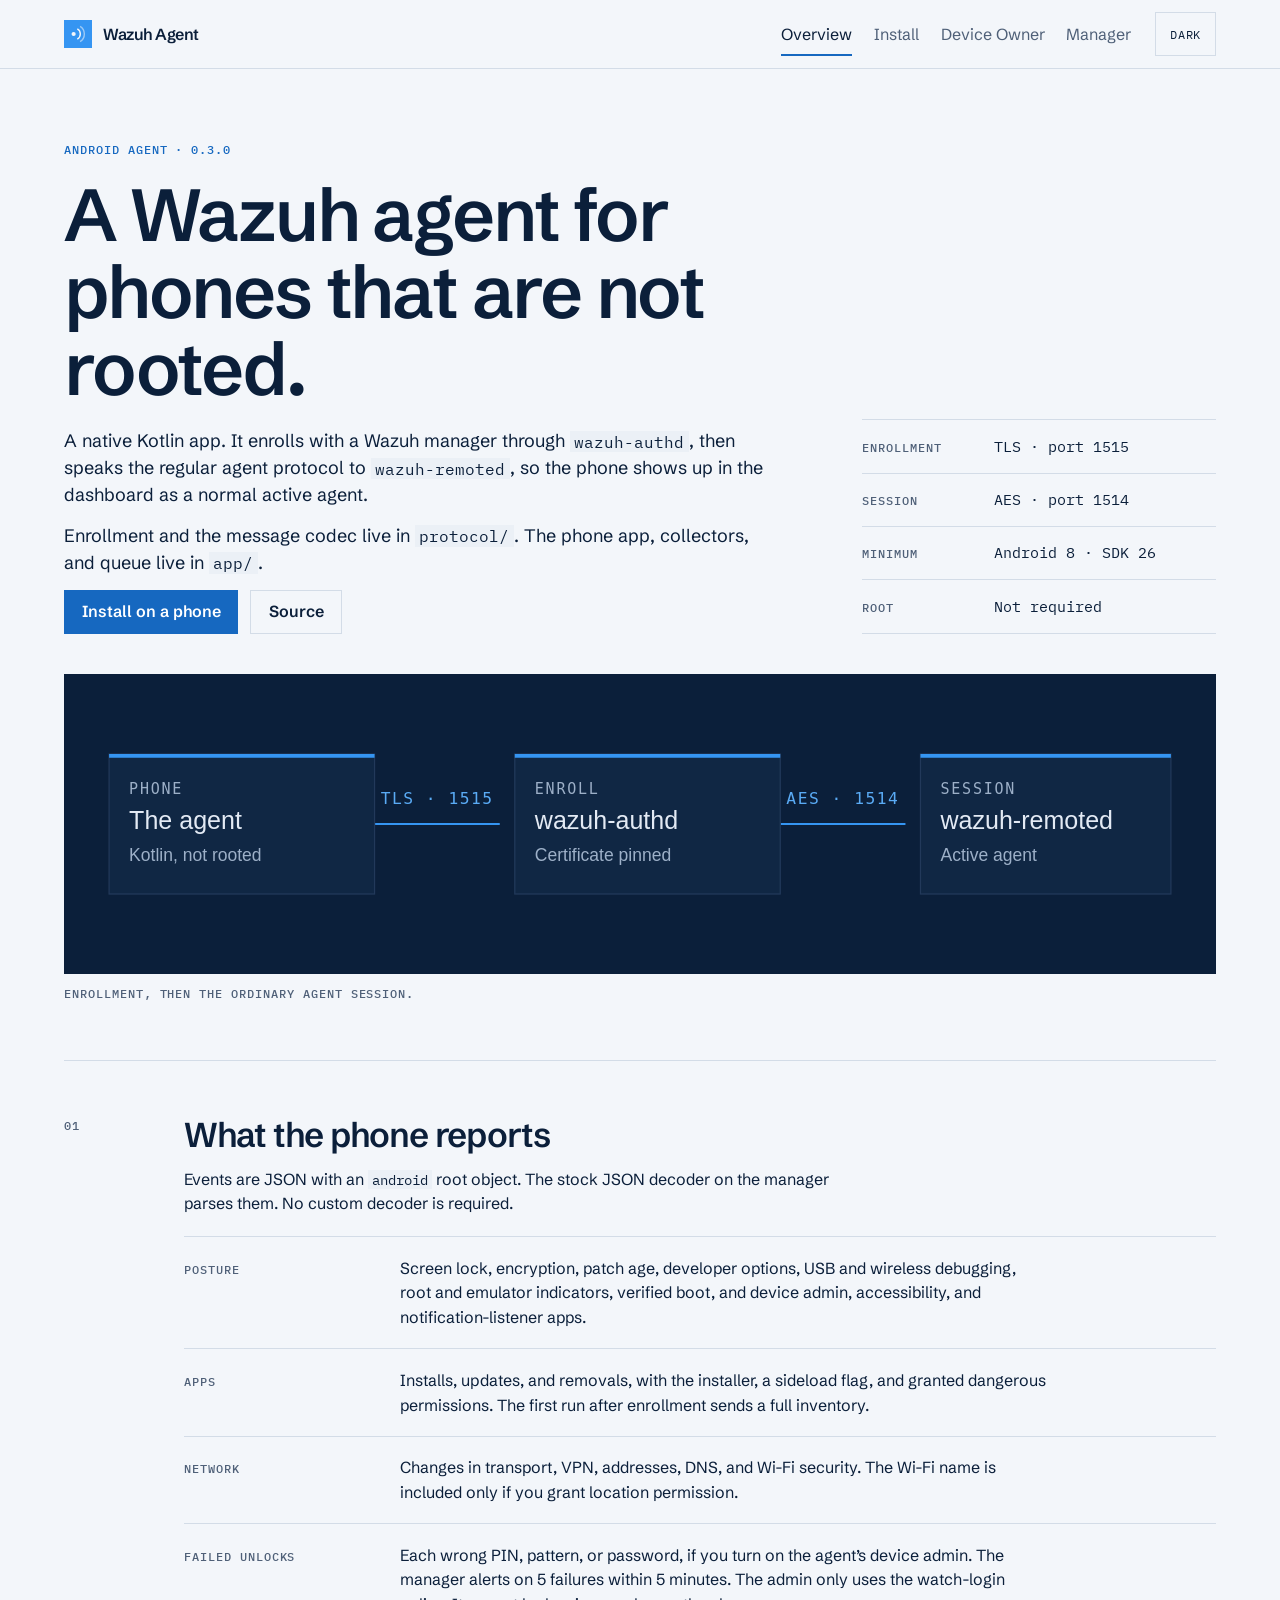
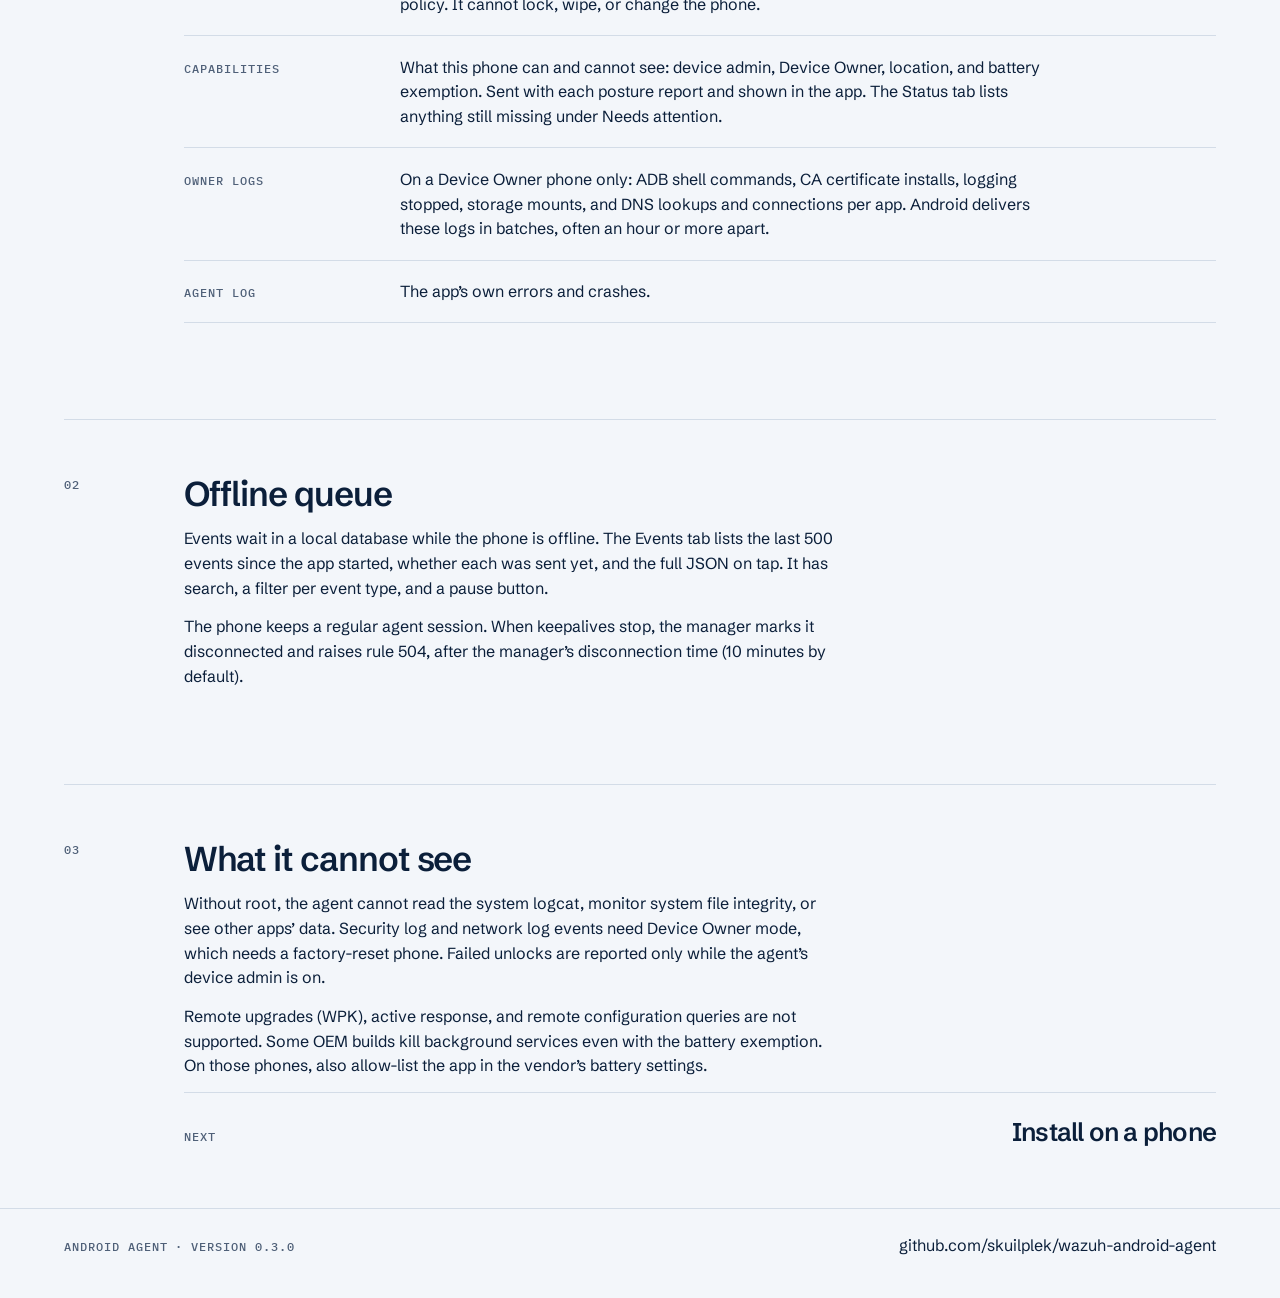
<file: website/index.html>
<!DOCTYPE html>
<html lang="en">
<head>
  <meta charset="utf-8">
  <meta name="viewport" content="width=device-width, initial-scale=1">
  <title>Wazuh Agent for Android</title>
  <meta name="description" content="A native Kotlin Wazuh agent for non-rooted Android phones. It enrolls over TLS and then speaks the regular agent protocol.">
  <link rel="icon" href="img/mark.svg" type="image/svg+xml">
  <link rel="preconnect" href="https://fonts.googleapis.com">
  <link rel="preconnect" href="https://fonts.gstatic.com" crossorigin>
  <link href="https://fonts.googleapis.com/css2?family=IBM+Plex+Mono:wght@400;500&amp;family=Schibsted+Grotesk:wght@400;500;600;700&amp;display=swap" rel="stylesheet">
  <link rel="stylesheet" href="css/site.css">
  <script>
    (function () {
      try {
        var stored = localStorage.getItem("theme");
        if (stored === "light" || stored === "dark") {
          document.documentElement.setAttribute("data-theme", stored);
        }
      } catch (error) {}
    })();
  </script>
</head>
<body>
  <a class="skip" href="#content">Skip to content</a>
  <header class="site-header">
    <div class="wrap bar">
      <a class="brand" href="index.html">
        <img src="img/mark.svg" width="28" height="28" alt="">
        <span>Wazuh Agent</span>
      </a>
      <nav id="site-nav" class="site-nav" data-nav aria-label="Sections">
        <a href="index.html" aria-current="page">Overview</a>
        <a href="install.html">Install</a>
        <a href="device-owner.html">Device Owner</a>
        <a href="manager.html">Manager</a>
      </nav>
      <div class="bar-actions">
        <button type="button" class="text-btn" data-theme-toggle>Dark</button>
        <button type="button" class="text-btn nav-toggle" data-nav-toggle aria-expanded="false" aria-controls="site-nav">Menu</button>
      </div>
    </div>
    <p class="visually-hidden" data-copy-status aria-live="polite"></p>
  </header>
  <main id="content">
    <section class="hero">
      <div class="wrap hero-grid">
        <div>
          <p class="kicker">Android agent · 0.3.0</p>
          <h1>A Wazuh agent for phones that are not rooted.</h1>
          <p class="lede">A native Kotlin app. It enrolls with a Wazuh manager through <code>wazuh-authd</code>, then speaks the regular agent protocol to <code>wazuh-remoted</code>, so the phone shows up in the dashboard as a normal active agent.</p>
          <p class="lede">Enrollment and the message codec live in <code>protocol/</code>. The phone app, collectors, and queue live in <code>app/</code>.</p>
          <p class="actions">
            <a class="btn" href="install.html">Install on a phone</a>
            <a class="btn btn-ghost" href="https://github.com/skuilplek/wazuh-android-agent">Source</a>
          </p>
        </div>
        <dl class="ledger">
          <div>
            <dt>Enrollment</dt>
            <dd>TLS · port 1515</dd>
          </div>
          <div>
            <dt>Session</dt>
            <dd>AES · port 1514</dd>
          </div>
          <div>
            <dt>Minimum</dt>
            <dd>Android 8 · SDK 26</dd>
          </div>
          <div>
            <dt>Root</dt>
            <dd>Not required</dd>
          </div>
        </dl>
      </div>
      <div class="wrap">
        <figure class="diagram">
          <picture>
            <source media="(min-width: 760px)" srcset="img/enroll.svg">
            <img src="img/enroll-stack.svg" width="360" height="512" alt="The phone enrolls with wazuh-authd over TLS on port 1515, then keeps an AES session with wazuh-remoted on port 1514. The manager shows the phone as an active agent.">
          </picture>
          <figcaption>Enrollment, then the ordinary agent session.</figcaption>
        </figure>
      </div>
    </section>

    <div class="wrap">
      <section class="spec" id="reports">
        <p class="spec-no">01</p>
        <div>
          <h2>What the phone reports</h2>
          <p>Events are JSON with an <code>android</code> root object. The stock JSON decoder on the manager parses them. No custom decoder is required.</p>
          <ol class="rows">
            <li>
              <h3>Posture</h3>
              <p>Screen lock, encryption, patch age, developer options, USB and wireless debugging, root and emulator indicators, verified boot, and device admin, accessibility, and notification-listener apps.</p>
            </li>
            <li>
              <h3>Apps</h3>
              <p>Installs, updates, and removals, with the installer, a sideload flag, and granted dangerous permissions. The first run after enrollment sends a full inventory.</p>
            </li>
            <li>
              <h3>Network</h3>
              <p>Changes in transport, VPN, addresses, DNS, and Wi-Fi security. The Wi-Fi name is included only if you grant location permission.</p>
            </li>
            <li>
              <h3>Failed unlocks</h3>
              <p>Each wrong PIN, pattern, or password, if you turn on the agent’s device admin. The manager alerts on 5 failures within 5 minutes. The admin only uses the watch-login policy. It cannot lock, wipe, or change the phone.</p>
            </li>
            <li>
              <h3>Capabilities</h3>
              <p>What this phone can and cannot see: device admin, Device Owner, location, and battery exemption. Sent with each posture report and shown in the app. The Status tab lists anything still missing under Needs attention.</p>
            </li>
            <li>
              <h3>Owner logs</h3>
              <p>On a Device Owner phone only: ADB shell commands, CA certificate installs, logging stopped, storage mounts, and DNS lookups and connections per app. Android delivers these logs in batches, often an hour or more apart.</p>
            </li>
            <li>
              <h3>Agent log</h3>
              <p>The app’s own errors and crashes.</p>
            </li>
          </ol>
        </div>
      </section>

      <section class="spec" id="queue">
        <p class="spec-no">02</p>
        <div>
          <h2>Offline queue</h2>
          <p>Events wait in a local database while the phone is offline. The Events tab lists the last 500 events since the app started, whether each was sent yet, and the full JSON on tap. It has search, a filter per event type, and a pause button.</p>
          <p>The phone keeps a regular agent session. When keepalives stop, the manager marks it disconnected and raises rule 504, after the manager’s disconnection time (10 minutes by default).</p>
        </div>
      </section>

      <section class="spec" id="limits">
        <p class="spec-no">03</p>
        <div>
          <h2>What it cannot see</h2>
          <p>Without root, the agent cannot read the system logcat, monitor system file integrity, or see other apps’ data. Security log and network log events need Device Owner mode, which needs a factory-reset phone. Failed unlocks are reported only while the agent’s device admin is on.</p>
          <p>Remote upgrades (WPK), active response, and remote configuration queries are not supported. Some OEM builds kill background services even with the battery exemption. On those phones, also allow-list the app in the vendor’s battery settings.</p>
          <p class="next">
            <span>Next</span>
            <a href="install.html">Install on a phone</a>
          </p>
        </div>
      </section>
    </div>
  </main>
  <footer class="site-footer">
    <div class="wrap foot">
      <p>Android agent · version 0.3.0</p>
      <a href="https://github.com/skuilplek/wazuh-android-agent">github.com/skuilplek/wazuh-android-agent</a>
    </div>
  </footer>
  <script src="js/site.js"></script>
</body>
</html>
</file>
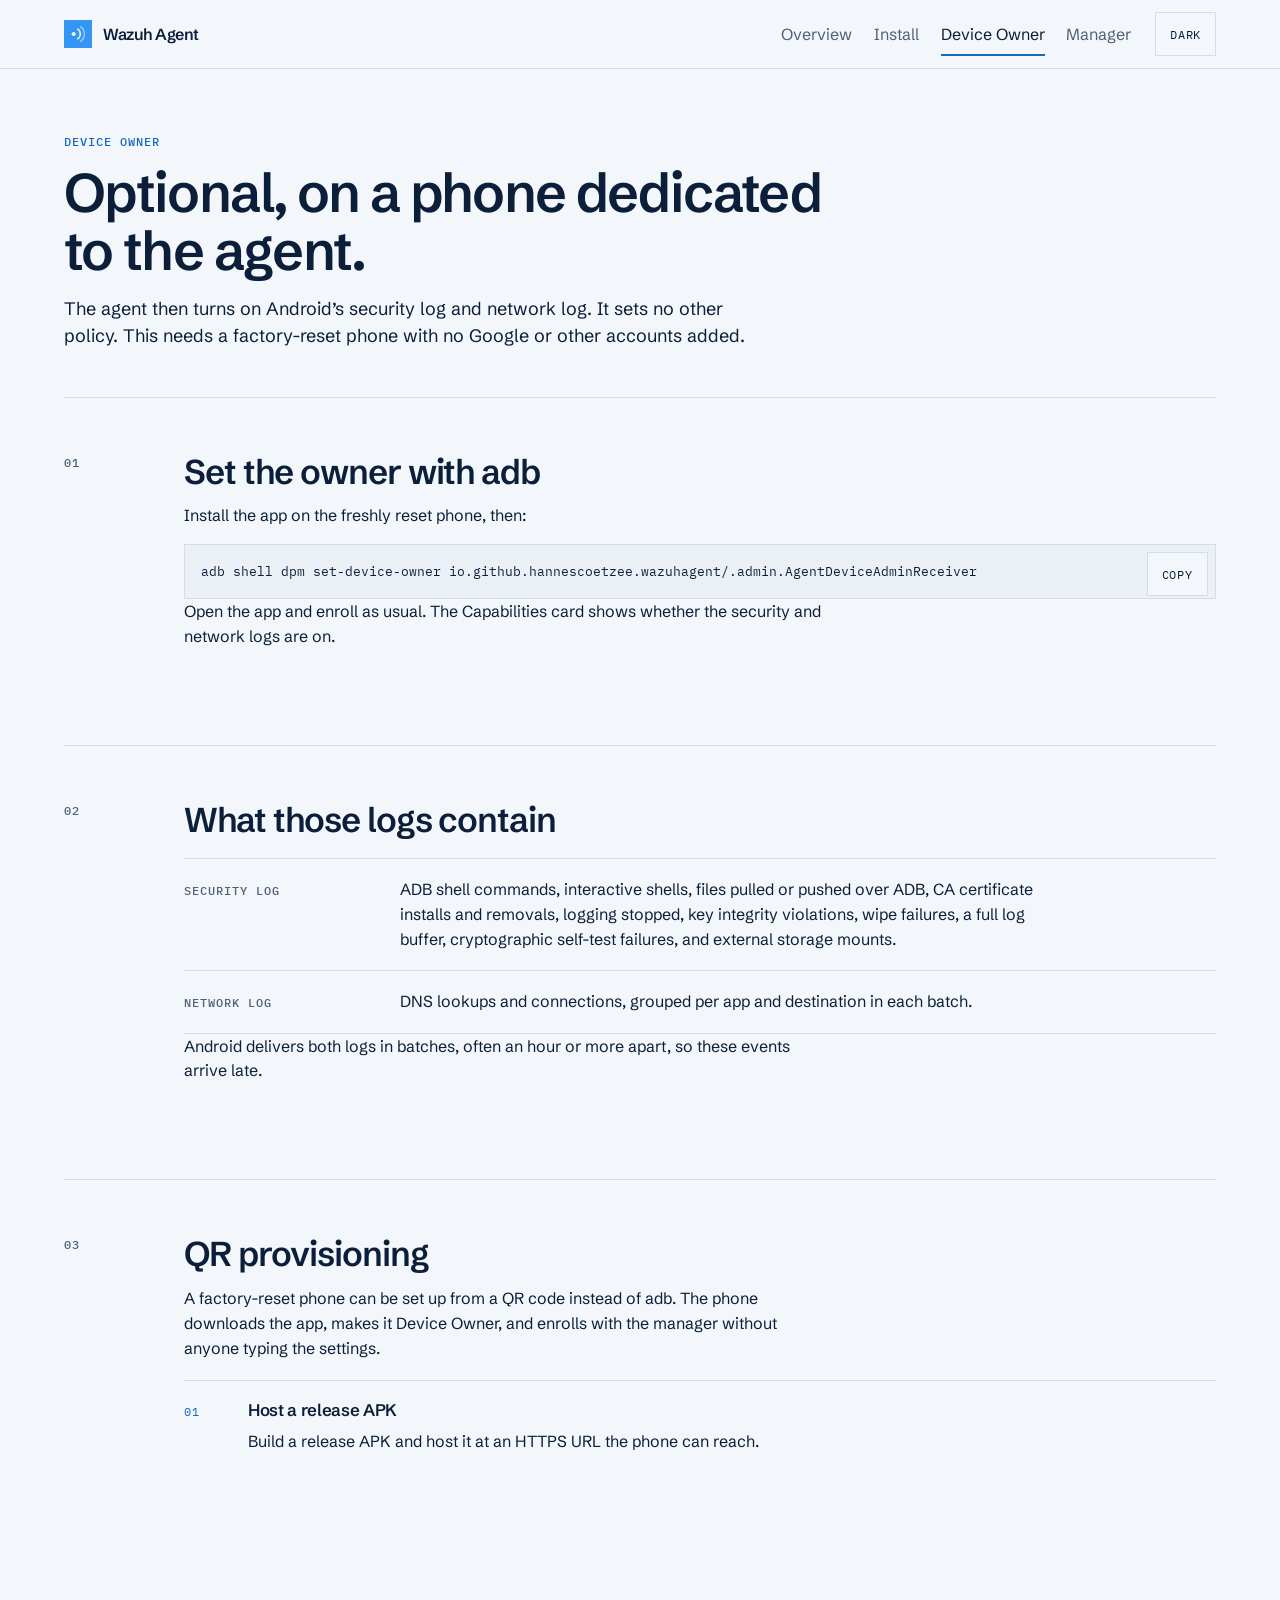
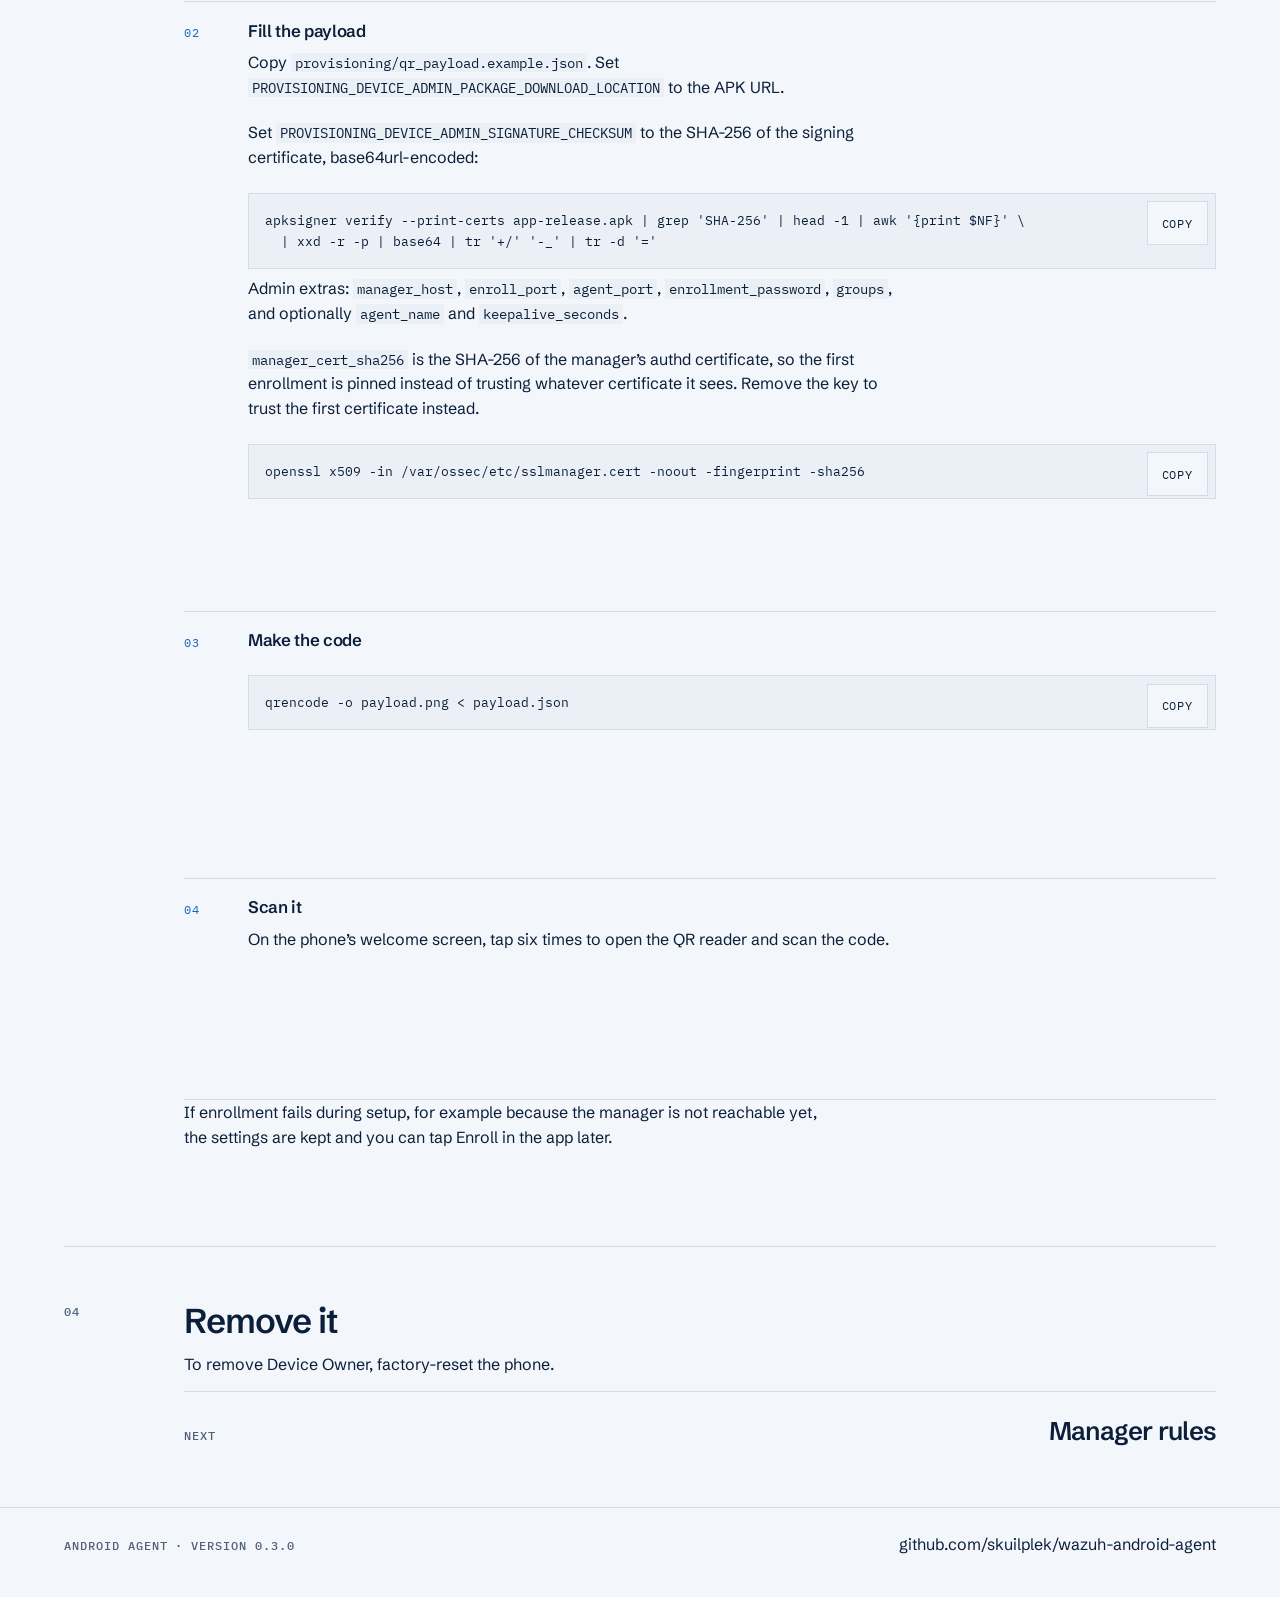
<file: website/device-owner.html>
<!DOCTYPE html>
<html lang="en">
<head>
  <meta charset="utf-8">
  <meta name="viewport" content="width=device-width, initial-scale=1">
  <title>Device Owner · Wazuh Agent</title>
  <meta name="description" content="Optional Device Owner mode for the Wazuh Android agent: security log, network log, and QR provisioning on a factory-reset phone.">
  <link rel="icon" href="img/mark.svg" type="image/svg+xml">
  <link rel="preconnect" href="https://fonts.googleapis.com">
  <link rel="preconnect" href="https://fonts.gstatic.com" crossorigin>
  <link href="https://fonts.googleapis.com/css2?family=IBM+Plex+Mono:wght@400;500&amp;family=Schibsted+Grotesk:wght@400;500;600;700&amp;display=swap" rel="stylesheet">
  <link rel="stylesheet" href="css/site.css">
  <script>
    (function () {
      try {
        var stored = localStorage.getItem("theme");
        if (stored === "light" || stored === "dark") {
          document.documentElement.setAttribute("data-theme", stored);
        }
      } catch (error) {}
    })();
  </script>
</head>
<body>
  <a class="skip" href="#content">Skip to content</a>
  <header class="site-header">
    <div class="wrap bar">
      <a class="brand" href="index.html">
        <img src="img/mark.svg" width="28" height="28" alt="">
        <span>Wazuh Agent</span>
      </a>
      <nav id="site-nav" class="site-nav" data-nav aria-label="Sections">
        <a href="index.html">Overview</a>
        <a href="install.html">Install</a>
        <a href="device-owner.html" aria-current="page">Device Owner</a>
        <a href="manager.html">Manager</a>
      </nav>
      <div class="bar-actions">
        <button type="button" class="text-btn" data-theme-toggle>Dark</button>
        <button type="button" class="text-btn nav-toggle" data-nav-toggle aria-expanded="false" aria-controls="site-nav">Menu</button>
      </div>
    </div>
    <p class="visually-hidden" data-copy-status aria-live="polite"></p>
  </header>
  <main id="content">
    <div class="wrap">
      <header class="page-head">
        <p class="spec-no">Device Owner</p>
        <h1>Optional, on a phone dedicated to the agent.</h1>
        <p class="lede">The agent then turns on Android’s security log and network log. It sets no other policy. This needs a factory-reset phone with no Google or other accounts added.</p>
      </header>

      <section class="spec">
        <p class="spec-no">01</p>
        <div>
          <h2>Set the owner with adb</h2>
          <p>Install the app on the freshly reset phone, then:</p>
          <div class="cmd">
            <pre><code>adb shell dpm set-device-owner io.github.hannescoetzee.wazuhagent/.admin.AgentDeviceAdminReceiver</code></pre>
            <button type="button" class="text-btn" data-copy>Copy</button>
          </div>
          <p>Open the app and enroll as usual. The Capabilities card shows whether the security and network logs are on.</p>
        </div>
      </section>

      <section class="spec">
        <p class="spec-no">02</p>
        <div>
          <h2>What those logs contain</h2>
          <ol class="rows">
            <li>
              <h3>Security log</h3>
              <p>ADB shell commands, interactive shells, files pulled or pushed over ADB, CA certificate installs and removals, logging stopped, key integrity violations, wipe failures, a full log buffer, cryptographic self-test failures, and external storage mounts.</p>
            </li>
            <li>
              <h3>Network log</h3>
              <p>DNS lookups and connections, grouped per app and destination in each batch.</p>
            </li>
          </ol>
          <p>Android delivers both logs in batches, often an hour or more apart, so these events arrive late.</p>
        </div>
      </section>

      <section class="spec">
        <p class="spec-no">03</p>
        <div>
          <h2>QR provisioning</h2>
          <p>A factory-reset phone can be set up from a QR code instead of adb. The phone downloads the app, makes it Device Owner, and enrolls with the manager without anyone typing the settings.</p>
          <ol class="steps">
            <li>
              <h3>Host a release APK</h3>
              <p>Build a release APK and host it at an HTTPS URL the phone can reach.</p>
            </li>
            <li>
              <h3>Fill the payload</h3>
              <p>Copy <code>provisioning/qr_payload.example.json</code>. Set <code>PROVISIONING_DEVICE_ADMIN_PACKAGE_DOWNLOAD_LOCATION</code> to the APK URL.</p>
              <p>Set <code>PROVISIONING_DEVICE_ADMIN_SIGNATURE_CHECKSUM</code> to the SHA-256 of the signing certificate, base64url-encoded:</p>
              <div class="cmd">
                <pre><code>apksigner verify --print-certs app-release.apk | grep 'SHA-256' | head -1 | awk '{print $NF}' \
  | xxd -r -p | base64 | tr '+/' '-_' | tr -d '='</code></pre>
                <button type="button" class="text-btn" data-copy>Copy</button>
              </div>
              <p>Admin extras: <code>manager_host</code>, <code>enroll_port</code>, <code>agent_port</code>, <code>enrollment_password</code>, <code>groups</code>, and optionally <code>agent_name</code> and <code>keepalive_seconds</code>.</p>
              <p><code>manager_cert_sha256</code> is the SHA-256 of the manager’s authd certificate, so the first enrollment is pinned instead of trusting whatever certificate it sees. Remove the key to trust the first certificate instead.</p>
              <div class="cmd">
                <pre><code>openssl x509 -in /var/ossec/etc/sslmanager.cert -noout -fingerprint -sha256</code></pre>
                <button type="button" class="text-btn" data-copy>Copy</button>
              </div>
            </li>
            <li>
              <h3>Make the code</h3>
              <div class="cmd">
                <pre><code>qrencode -o payload.png &lt; payload.json</code></pre>
                <button type="button" class="text-btn" data-copy>Copy</button>
              </div>
            </li>
            <li>
              <h3>Scan it</h3>
              <p>On the phone’s welcome screen, tap six times to open the QR reader and scan the code.</p>
            </li>
          </ol>
          <p>If enrollment fails during setup, for example because the manager is not reachable yet, the settings are kept and you can tap Enroll in the app later.</p>
        </div>
      </section>

      <section class="spec">
        <p class="spec-no">04</p>
        <div>
          <h2>Remove it</h2>
          <p>To remove Device Owner, factory-reset the phone.</p>
          <p class="next">
            <span>Next</span>
            <a href="manager.html">Manager rules</a>
          </p>
        </div>
      </section>
    </div>
  </main>
  <footer class="site-footer">
    <div class="wrap foot">
      <p>Android agent · version 0.3.0</p>
      <a href="https://github.com/skuilplek/wazuh-android-agent">github.com/skuilplek/wazuh-android-agent</a>
    </div>
  </footer>
  <script src="js/site.js"></script>
</body>
</html>
</file>
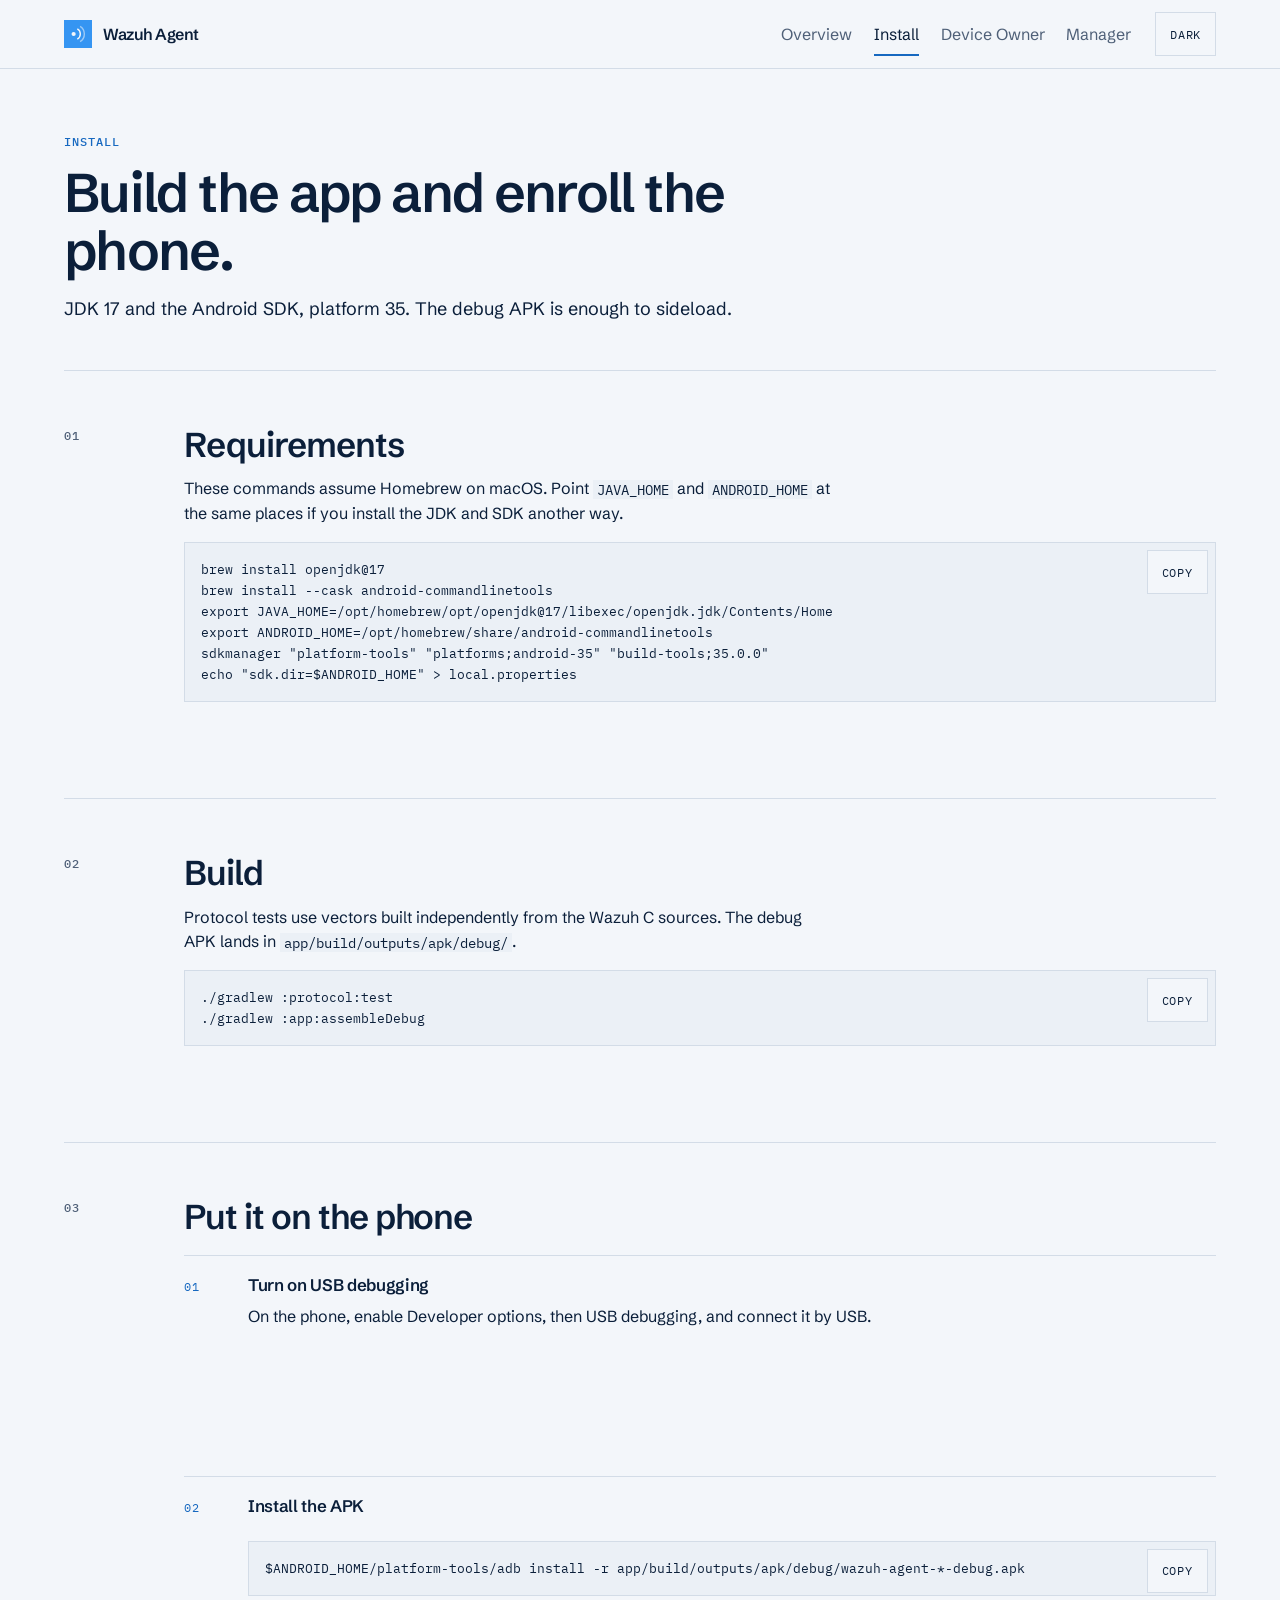
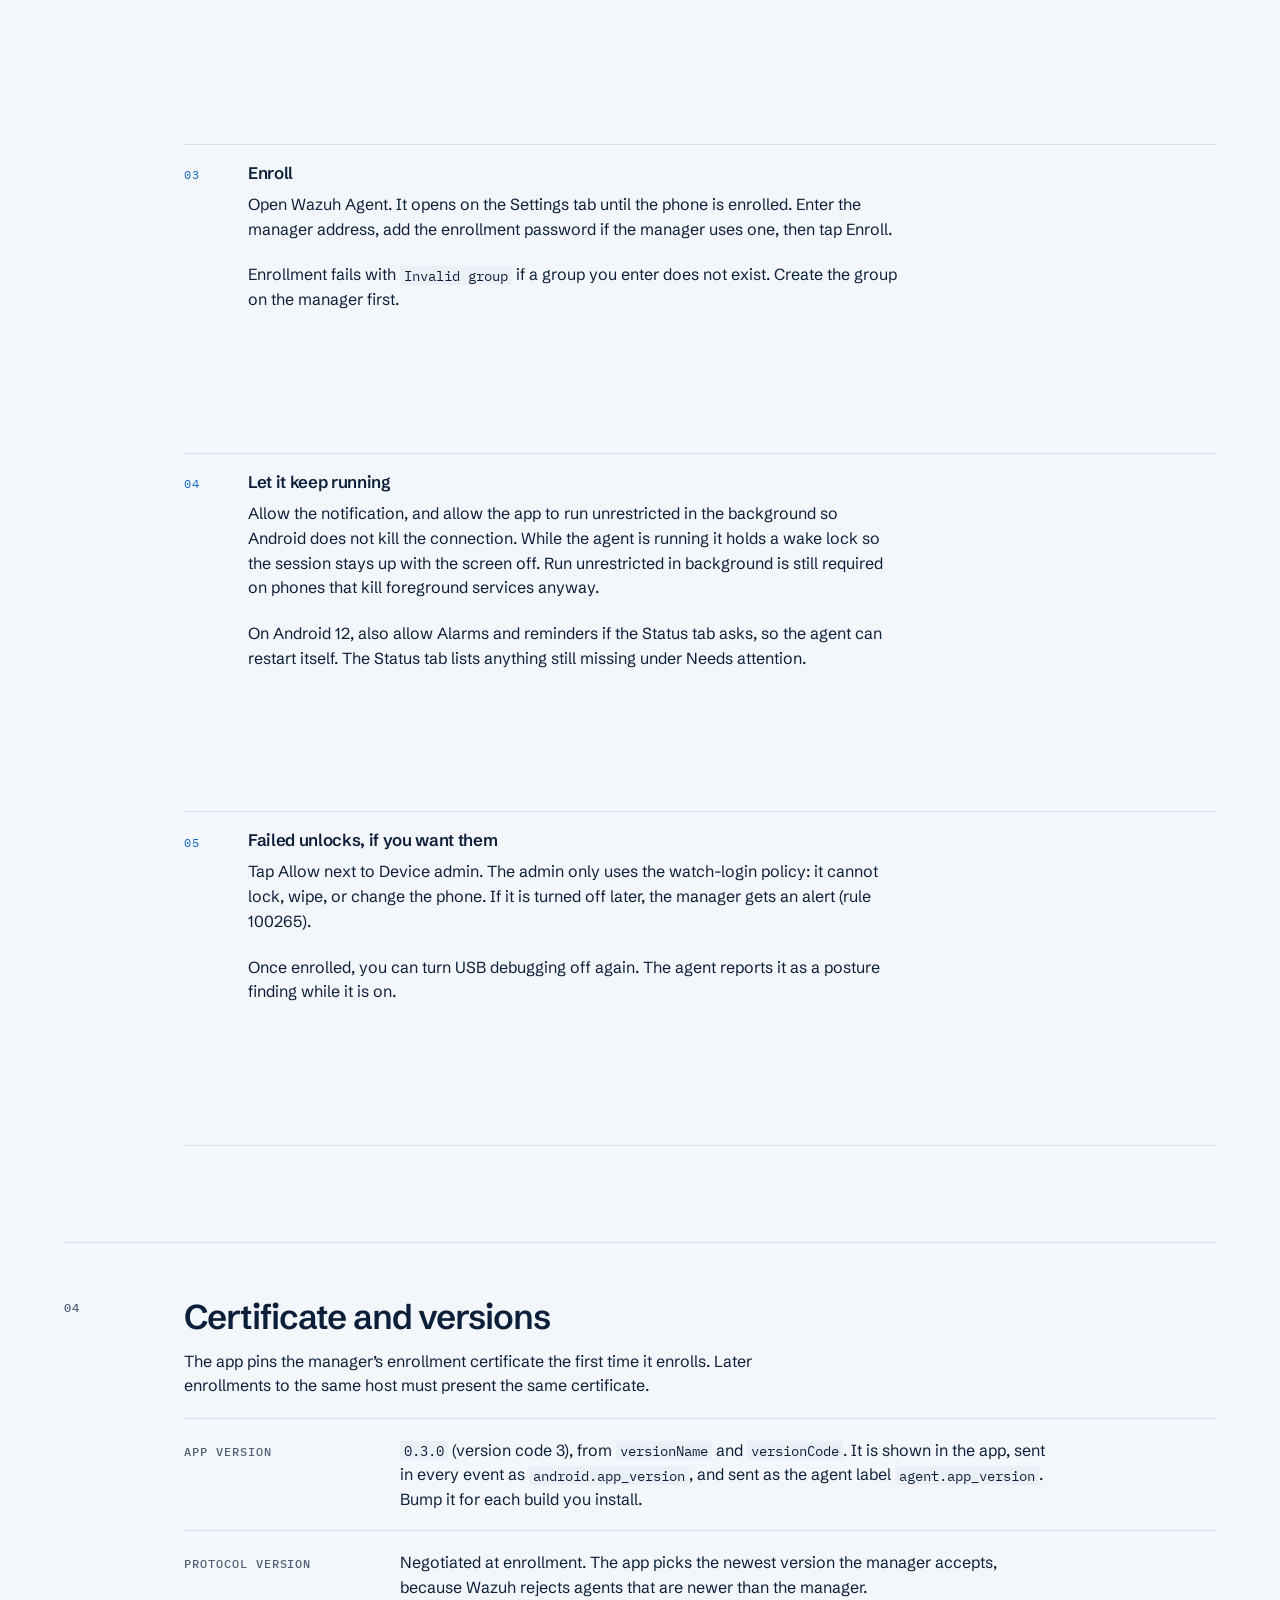
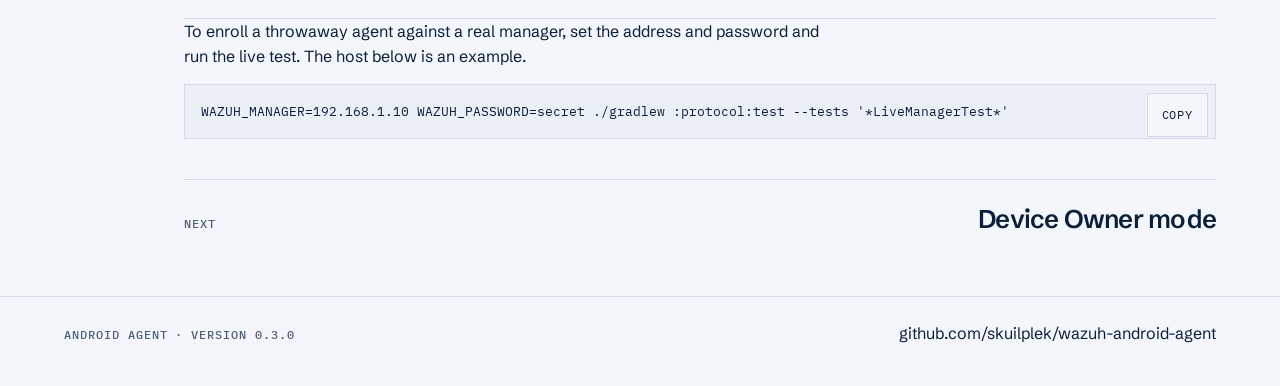
<file: website/install.html>
<!DOCTYPE html>
<html lang="en">
<head>
  <meta charset="utf-8">
  <meta name="viewport" content="width=device-width, initial-scale=1">
  <title>Install · Wazuh Agent</title>
  <meta name="description" content="Build the Wazuh Android agent with JDK 17 and Android SDK 35, sideload the debug APK, and enroll with a manager.">
  <link rel="icon" href="img/mark.svg" type="image/svg+xml">
  <link rel="preconnect" href="https://fonts.googleapis.com">
  <link rel="preconnect" href="https://fonts.gstatic.com" crossorigin>
  <link href="https://fonts.googleapis.com/css2?family=IBM+Plex+Mono:wght@400;500&amp;family=Schibsted+Grotesk:wght@400;500;600;700&amp;display=swap" rel="stylesheet">
  <link rel="stylesheet" href="css/site.css">
  <script>
    (function () {
      try {
        var stored = localStorage.getItem("theme");
        if (stored === "light" || stored === "dark") {
          document.documentElement.setAttribute("data-theme", stored);
        }
      } catch (error) {}
    })();
  </script>
</head>
<body>
  <a class="skip" href="#content">Skip to content</a>
  <header class="site-header">
    <div class="wrap bar">
      <a class="brand" href="index.html">
        <img src="img/mark.svg" width="28" height="28" alt="">
        <span>Wazuh Agent</span>
      </a>
      <nav id="site-nav" class="site-nav" data-nav aria-label="Sections">
        <a href="index.html">Overview</a>
        <a href="install.html" aria-current="page">Install</a>
        <a href="device-owner.html">Device Owner</a>
        <a href="manager.html">Manager</a>
      </nav>
      <div class="bar-actions">
        <button type="button" class="text-btn" data-theme-toggle>Dark</button>
        <button type="button" class="text-btn nav-toggle" data-nav-toggle aria-expanded="false" aria-controls="site-nav">Menu</button>
      </div>
    </div>
    <p class="visually-hidden" data-copy-status aria-live="polite"></p>
  </header>
  <main id="content">
    <div class="wrap">
      <header class="page-head">
        <p class="spec-no">Install</p>
        <h1>Build the app and enroll the phone.</h1>
        <p class="lede">JDK 17 and the Android SDK, platform 35. The debug APK is enough to sideload.</p>
      </header>

      <section class="spec">
        <p class="spec-no">01</p>
        <div>
          <h2>Requirements</h2>
          <p>These commands assume Homebrew on macOS. Point <code>JAVA_HOME</code> and <code>ANDROID_HOME</code> at the same places if you install the JDK and SDK another way.</p>
          <div class="cmd">
            <pre><code>brew install openjdk@17
brew install --cask android-commandlinetools
export JAVA_HOME=/opt/homebrew/opt/openjdk@17/libexec/openjdk.jdk/Contents/Home
export ANDROID_HOME=/opt/homebrew/share/android-commandlinetools
sdkmanager "platform-tools" "platforms;android-35" "build-tools;35.0.0"
echo "sdk.dir=$ANDROID_HOME" &gt; local.properties</code></pre>
            <button type="button" class="text-btn" data-copy>Copy</button>
          </div>
        </div>
      </section>

      <section class="spec">
        <p class="spec-no">02</p>
        <div>
          <h2>Build</h2>
          <p>Protocol tests use vectors built independently from the Wazuh C sources. The debug APK lands in <code>app/build/outputs/apk/debug/</code>.</p>
          <div class="cmd">
            <pre><code>./gradlew :protocol:test
./gradlew :app:assembleDebug</code></pre>
            <button type="button" class="text-btn" data-copy>Copy</button>
          </div>
        </div>
      </section>

      <section class="spec">
        <p class="spec-no">03</p>
        <div>
          <h2>Put it on the phone</h2>
          <ol class="steps">
            <li>
              <h3>Turn on USB debugging</h3>
              <p>On the phone, enable Developer options, then USB debugging, and connect it by USB.</p>
            </li>
            <li>
              <h3>Install the APK</h3>
              <div class="cmd">
                <pre><code>$ANDROID_HOME/platform-tools/adb install -r app/build/outputs/apk/debug/wazuh-agent-*-debug.apk</code></pre>
                <button type="button" class="text-btn" data-copy>Copy</button>
              </div>
            </li>
            <li>
              <h3>Enroll</h3>
              <p>Open Wazuh Agent. It opens on the Settings tab until the phone is enrolled. Enter the manager address, add the enrollment password if the manager uses one, then tap Enroll.</p>
              <p>Enrollment fails with <code>Invalid group</code> if a group you enter does not exist. Create the group on the manager first.</p>
            </li>
            <li>
              <h3>Let it keep running</h3>
              <p>Allow the notification, and allow the app to run unrestricted in the background so Android does not kill the connection. While the agent is running it holds a wake lock so the session stays up with the screen off. Run unrestricted in background is still required on phones that kill foreground services anyway.</p>
              <p>On Android 12, also allow Alarms and reminders if the Status tab asks, so the agent can restart itself. The Status tab lists anything still missing under Needs attention.</p>
            </li>
            <li>
              <h3>Failed unlocks, if you want them</h3>
              <p>Tap Allow next to Device admin. The admin only uses the watch-login policy: it cannot lock, wipe, or change the phone. If it is turned off later, the manager gets an alert (rule 100265).</p>
              <p>Once enrolled, you can turn USB debugging off again. The agent reports it as a posture finding while it is on.</p>
            </li>
          </ol>
        </div>
      </section>

      <section class="spec">
        <p class="spec-no">04</p>
        <div>
          <h2>Certificate and versions</h2>
          <p>The app pins the manager’s enrollment certificate the first time it enrolls. Later enrollments to the same host must present the same certificate.</p>
          <ol class="rows">
            <li>
              <h3>App version</h3>
              <p><code>0.3.0</code> (version code 3), from <code>versionName</code> and <code>versionCode</code>. It is shown in the app, sent in every event as <code>android.app_version</code>, and sent as the agent label <code>agent.app_version</code>. Bump it for each build you install.</p>
            </li>
            <li>
              <h3>Protocol version</h3>
              <p>Negotiated at enrollment. The app picks the newest version the manager accepts, because Wazuh rejects agents that are newer than the manager.</p>
            </li>
          </ol>
          <p>To enroll a throwaway agent against a real manager, set the address and password and run the live test. The host below is an example.</p>
          <div class="cmd">
            <pre><code>WAZUH_MANAGER=192.168.1.10 WAZUH_PASSWORD=secret ./gradlew :protocol:test --tests '*LiveManagerTest*'</code></pre>
            <button type="button" class="text-btn" data-copy>Copy</button>
          </div>
          <p class="next">
            <span>Next</span>
            <a href="device-owner.html">Device Owner mode</a>
          </p>
        </div>
      </section>
    </div>
  </main>
  <footer class="site-footer">
    <div class="wrap foot">
      <p>Android agent · version 0.3.0</p>
      <a href="https://github.com/skuilplek/wazuh-android-agent">github.com/skuilplek/wazuh-android-agent</a>
    </div>
  </footer>
  <script src="js/site.js"></script>
</body>
</html>
</file>
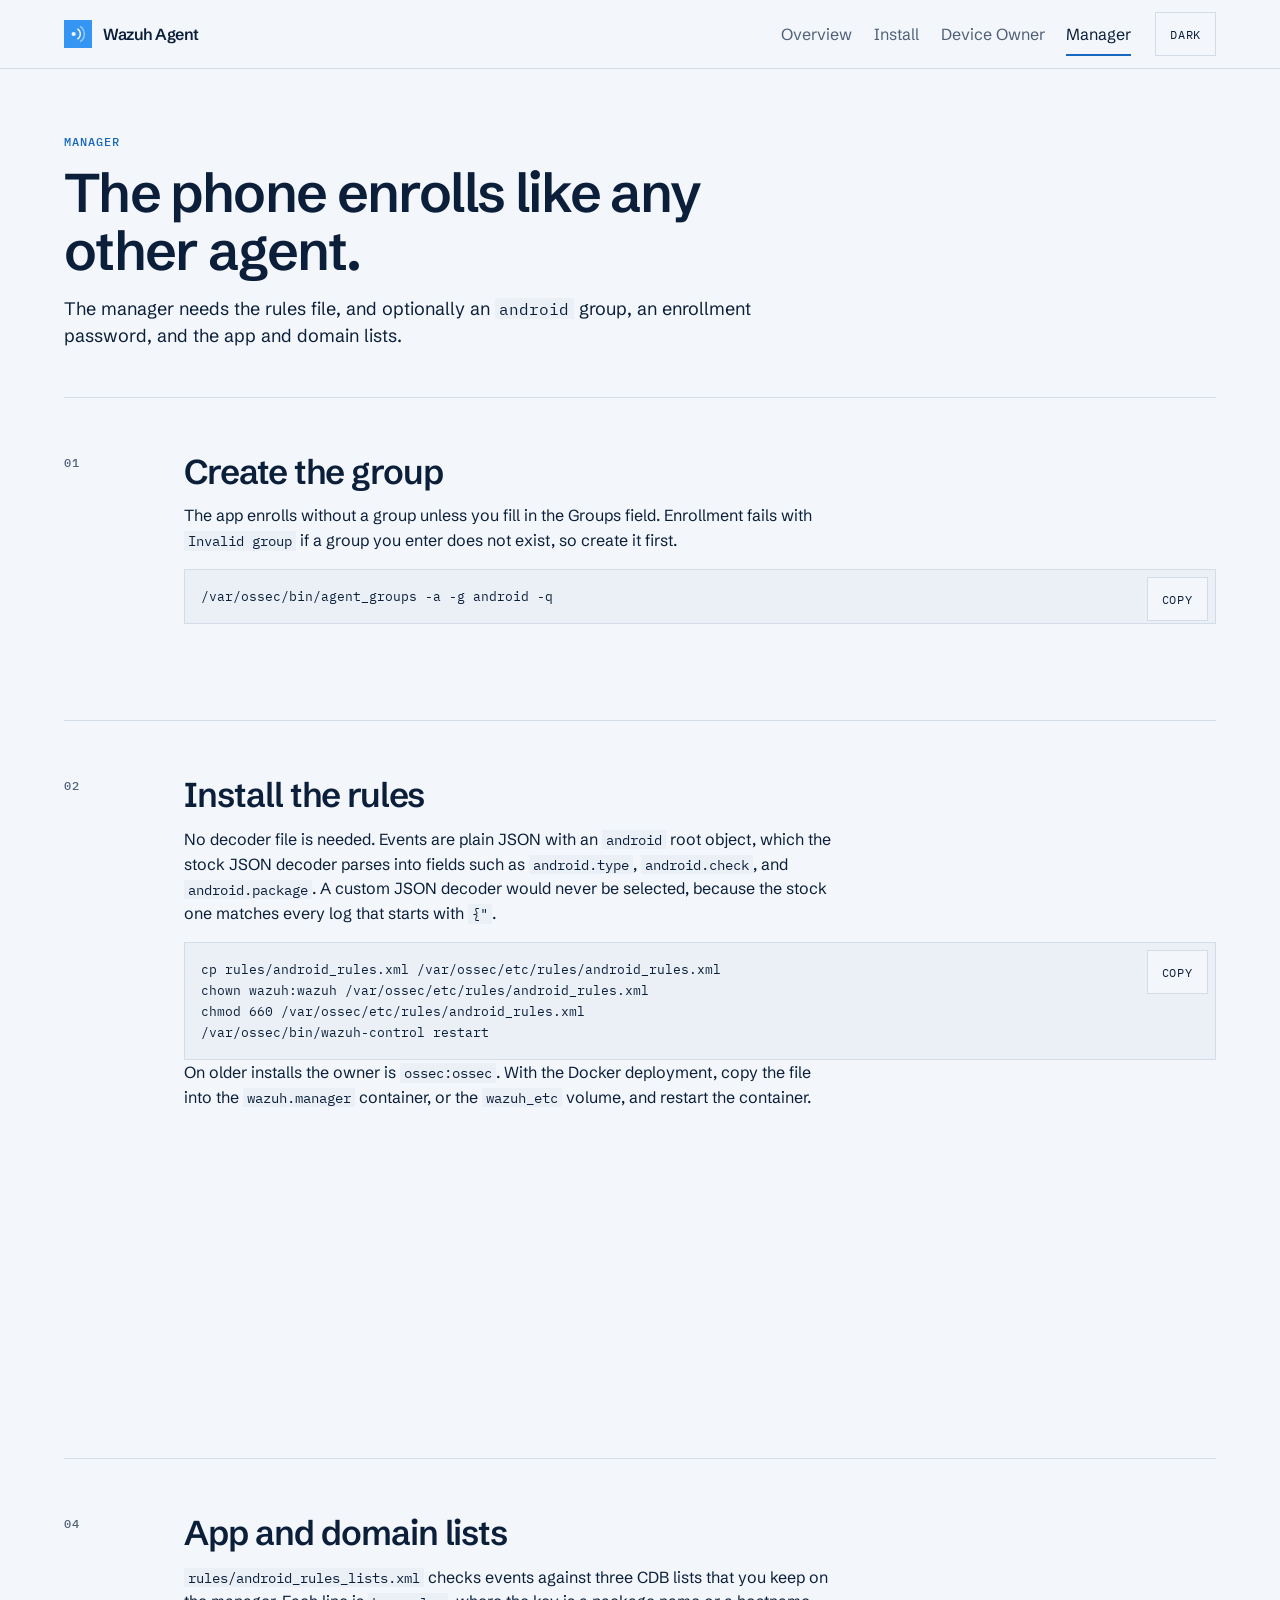
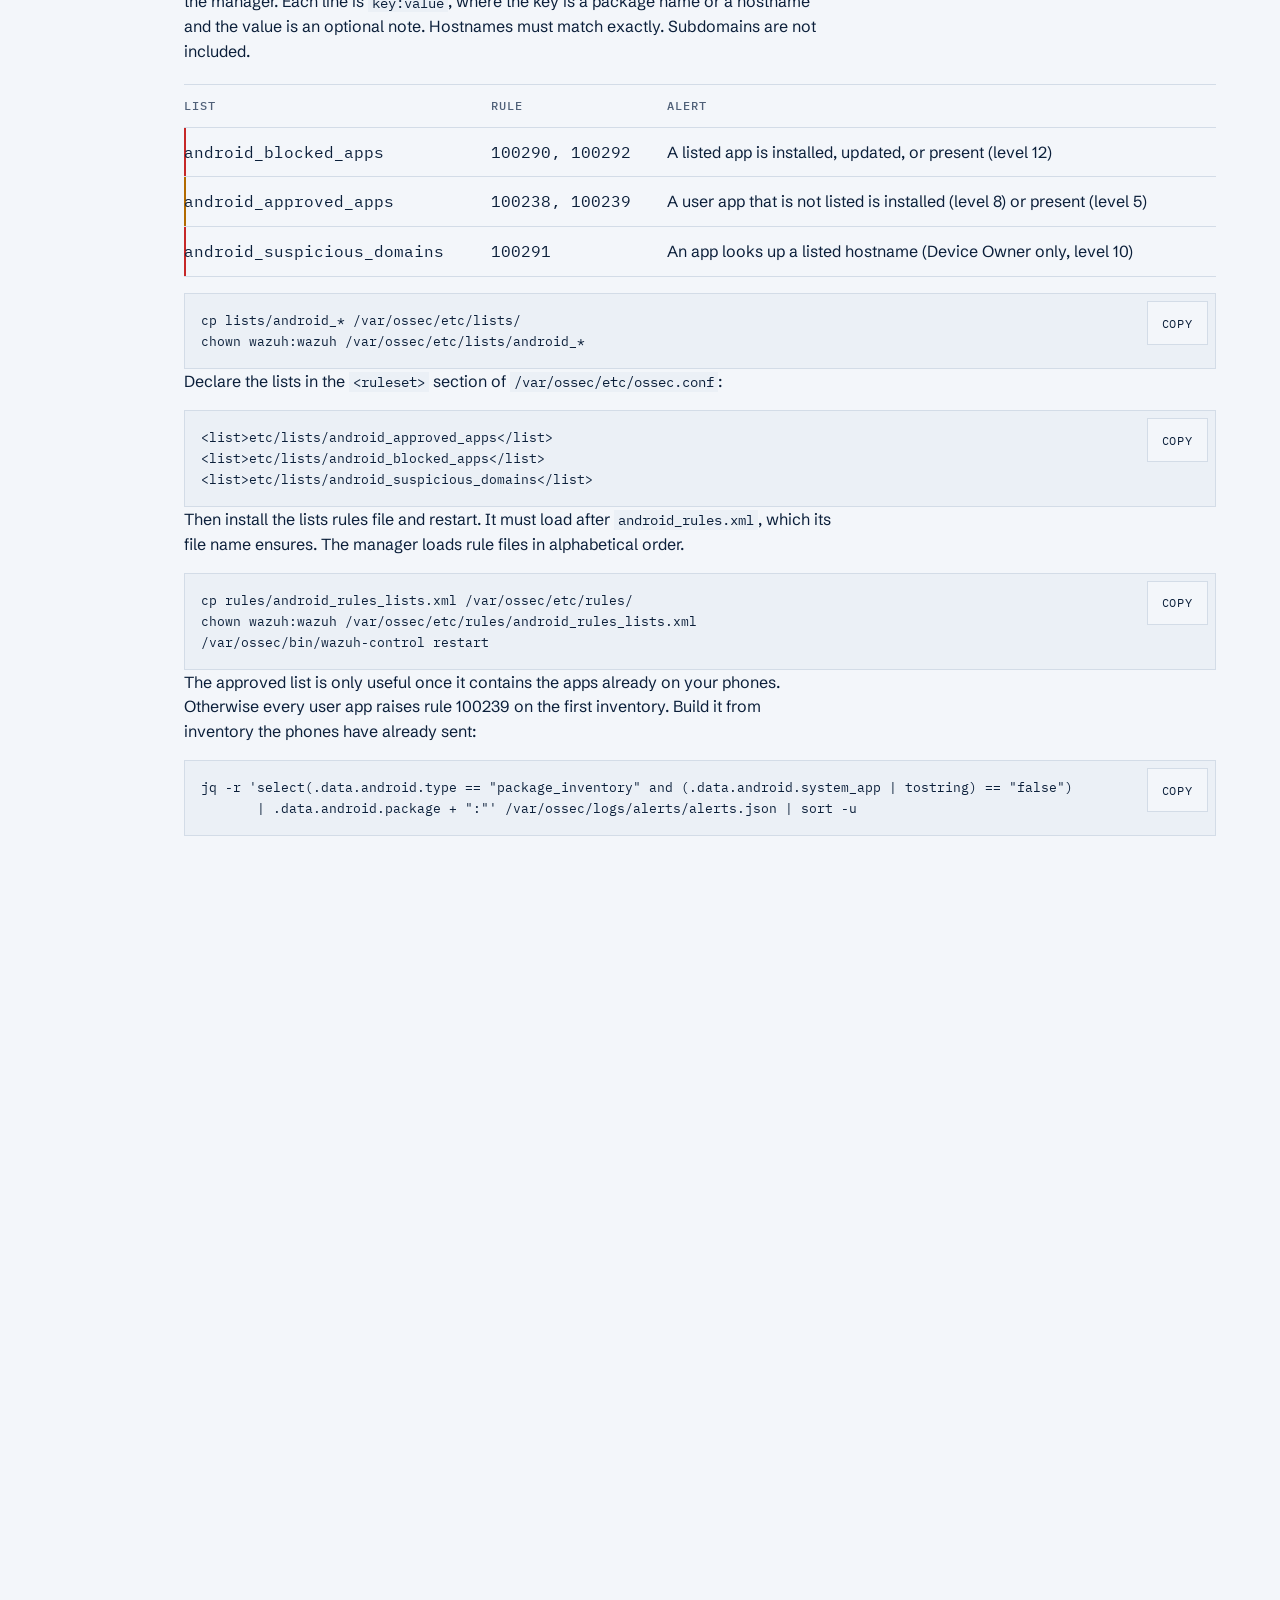
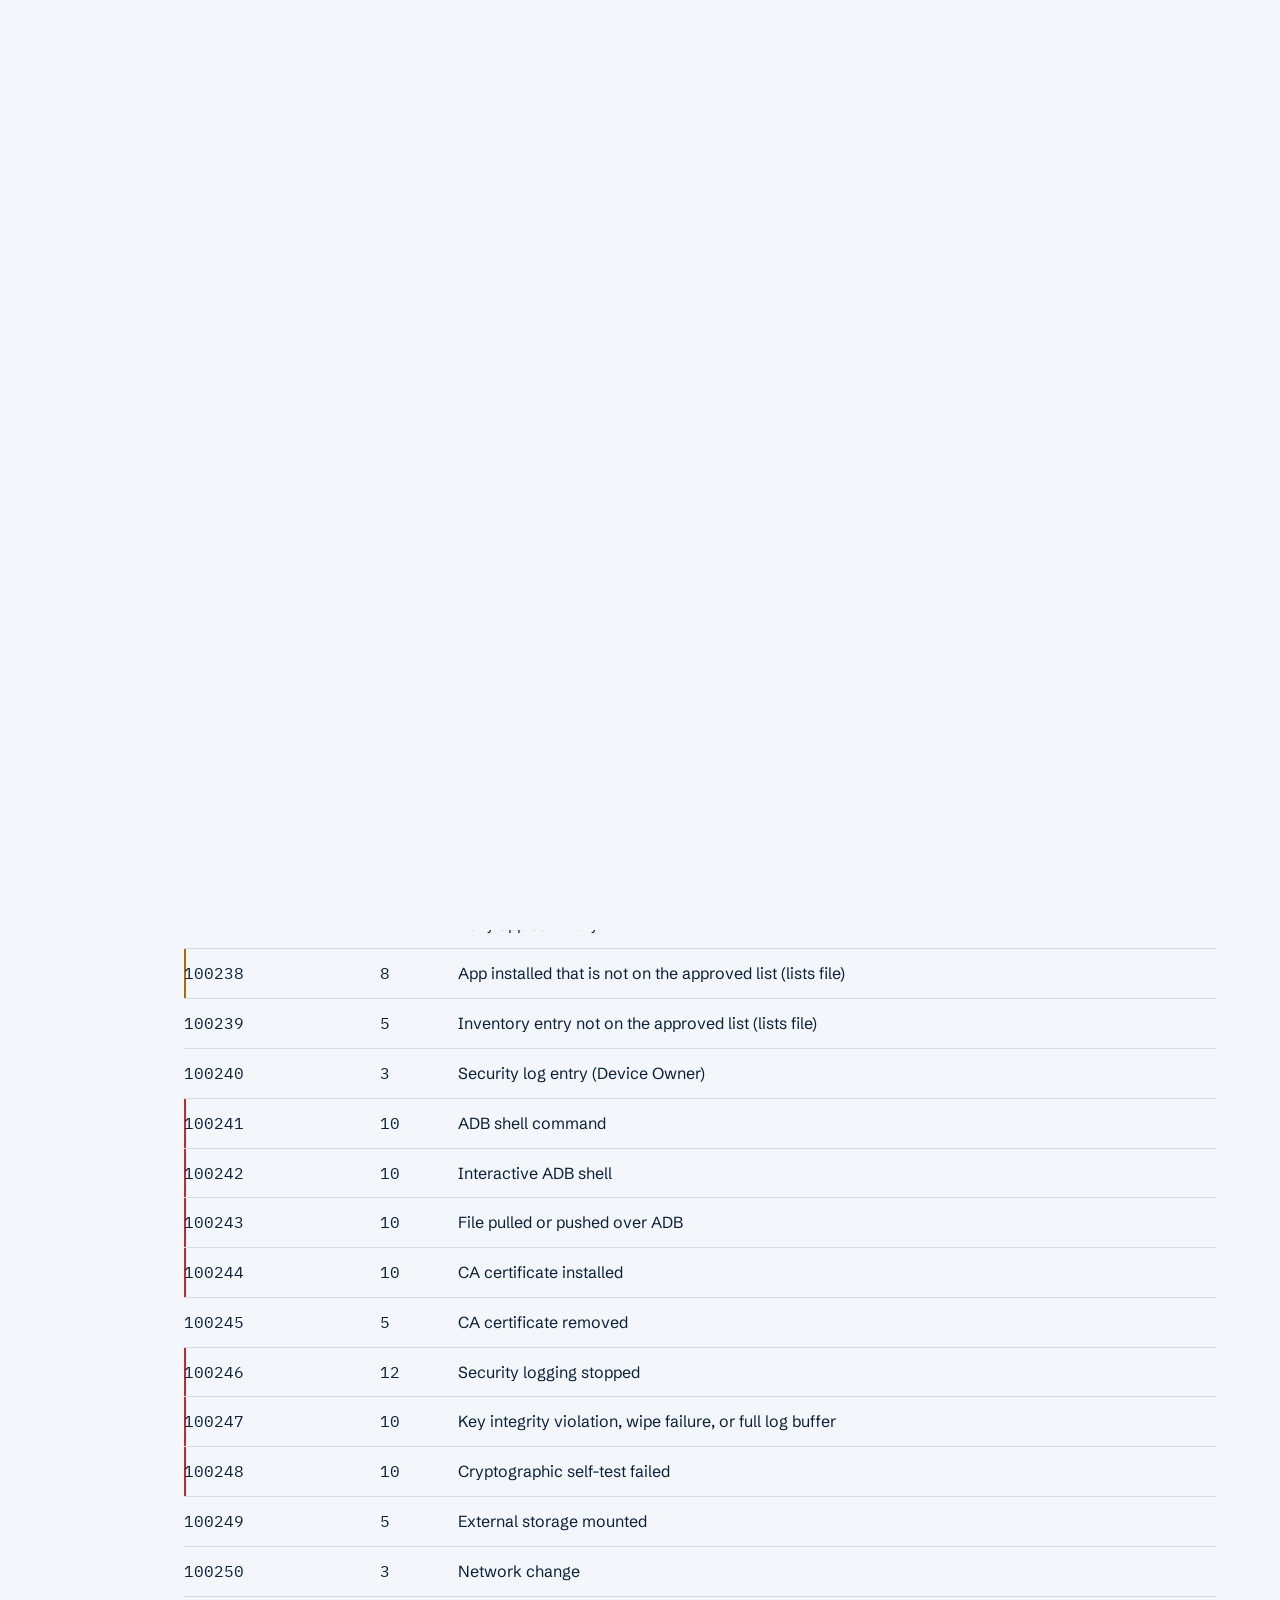
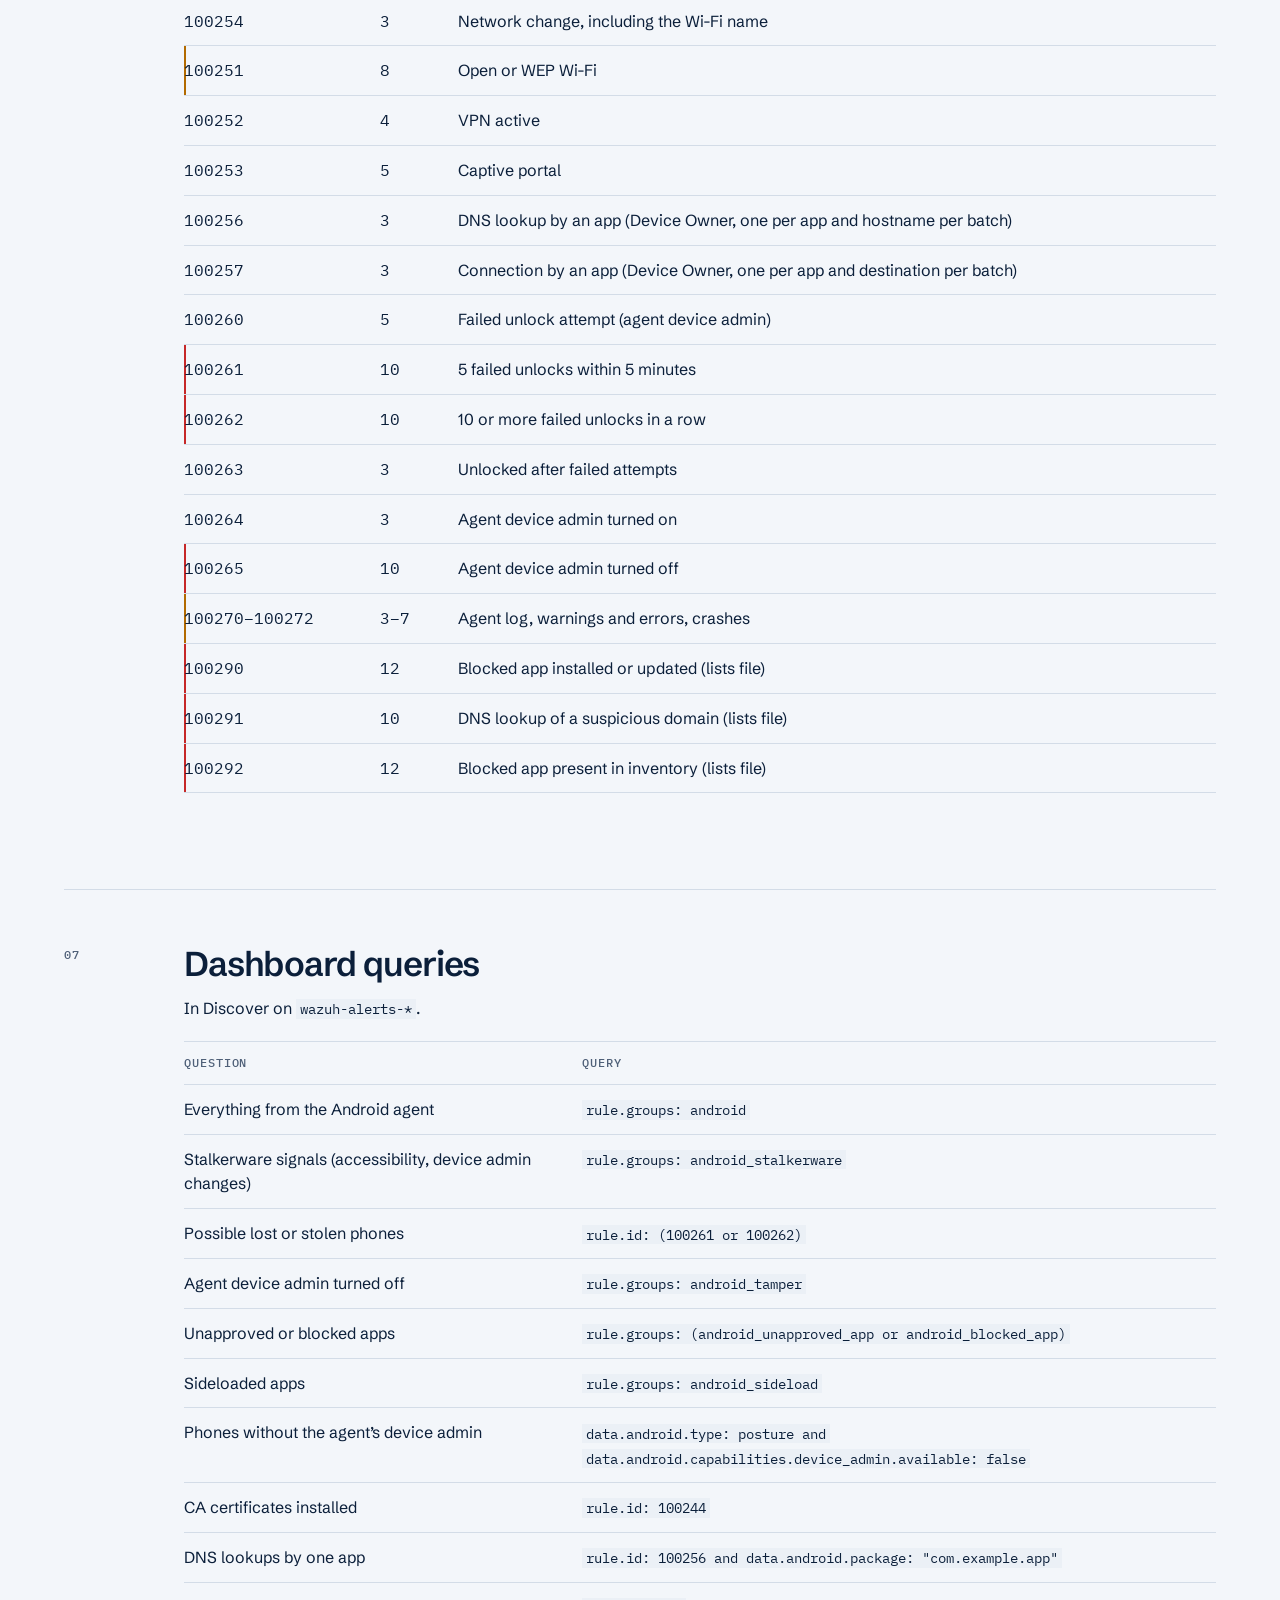
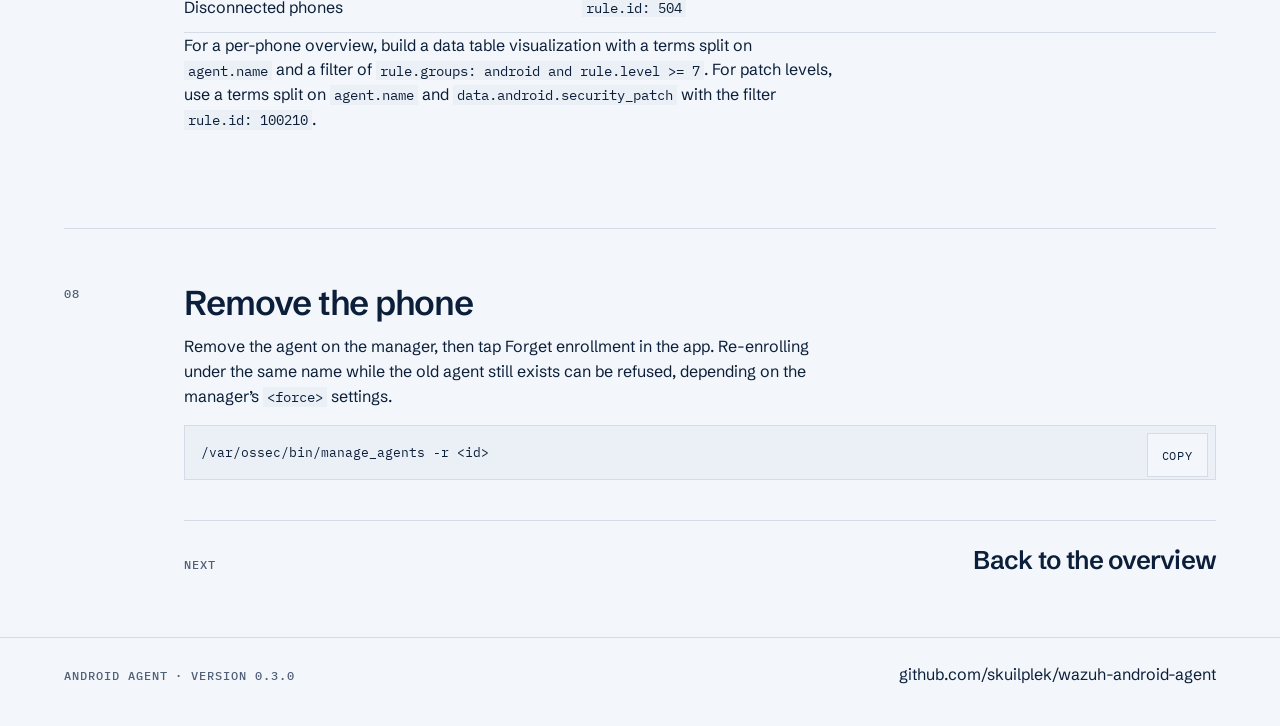
<file: website/manager.html>
<!DOCTYPE html>
<html lang="en">
<head>
  <meta charset="utf-8">
  <meta name="viewport" content="width=device-width, initial-scale=1">
  <title>Manager · Wazuh Agent</title>
  <meta name="description" content="Wazuh manager setup for the Android agent: the android group, android_rules.xml, optional app and domain lists, and the rule reference.">
  <link rel="icon" href="img/mark.svg" type="image/svg+xml">
  <link rel="preconnect" href="https://fonts.googleapis.com">
  <link rel="preconnect" href="https://fonts.gstatic.com" crossorigin>
  <link href="https://fonts.googleapis.com/css2?family=IBM+Plex+Mono:wght@400;500&amp;family=Schibsted+Grotesk:wght@400;500;600;700&amp;display=swap" rel="stylesheet">
  <link rel="stylesheet" href="css/site.css">
  <script>
    (function () {
      try {
        var stored = localStorage.getItem("theme");
        if (stored === "light" || stored === "dark") {
          document.documentElement.setAttribute("data-theme", stored);
        }
      } catch (error) {}
    })();
  </script>
</head>
<body>
  <a class="skip" href="#content">Skip to content</a>
  <header class="site-header">
    <div class="wrap bar">
      <a class="brand" href="index.html">
        <img src="img/mark.svg" width="28" height="28" alt="">
        <span>Wazuh Agent</span>
      </a>
      <nav id="site-nav" class="site-nav" data-nav aria-label="Sections">
        <a href="index.html">Overview</a>
        <a href="install.html">Install</a>
        <a href="device-owner.html">Device Owner</a>
        <a href="manager.html" aria-current="page">Manager</a>
      </nav>
      <div class="bar-actions">
        <button type="button" class="text-btn" data-theme-toggle>Dark</button>
        <button type="button" class="text-btn nav-toggle" data-nav-toggle aria-expanded="false" aria-controls="site-nav">Menu</button>
      </div>
    </div>
    <p class="visually-hidden" data-copy-status aria-live="polite"></p>
  </header>
  <main id="content">
    <div class="wrap">
      <header class="page-head">
        <p class="spec-no">Manager</p>
        <h1>The phone enrolls like any other agent.</h1>
        <p class="lede">The manager needs the rules file, and optionally an <code>android</code> group, an enrollment password, and the app and domain lists.</p>
      </header>

      <section class="spec">
        <p class="spec-no">01</p>
        <div>
          <h2>Create the group</h2>
          <p>The app enrolls without a group unless you fill in the Groups field. Enrollment fails with <code>Invalid group</code> if a group you enter does not exist, so create it first.</p>
          <div class="cmd">
            <pre><code>/var/ossec/bin/agent_groups -a -g android -q</code></pre>
            <button type="button" class="text-btn" data-copy>Copy</button>
          </div>
        </div>
      </section>

      <section class="spec">
        <p class="spec-no">02</p>
        <div>
          <h2>Install the rules</h2>
          <p>No decoder file is needed. Events are plain JSON with an <code>android</code> root object, which the stock JSON decoder parses into fields such as <code>android.type</code>, <code>android.check</code>, and <code>android.package</code>. A custom JSON decoder would never be selected, because the stock one matches every log that starts with <code>{&quot;</code>.</p>
          <div class="cmd">
            <pre><code>cp rules/android_rules.xml /var/ossec/etc/rules/android_rules.xml
chown wazuh:wazuh /var/ossec/etc/rules/android_rules.xml
chmod 660 /var/ossec/etc/rules/android_rules.xml
/var/ossec/bin/wazuh-control restart</code></pre>
            <button type="button" class="text-btn" data-copy>Copy</button>
          </div>
          <p>On older installs the owner is <code>ossec:ossec</code>. With the Docker deployment, copy the file into the <code>wazuh.manager</code> container, or the <code>wazuh_etc</code> volume, and restart the container.</p>
        </div>
      </section>

      <section class="spec">
        <p class="spec-no">03</p>
        <div>
          <h2>Enrollment password</h2>
          <p>If <code>&lt;auth&gt;&lt;use_password&gt;yes&lt;/use_password&gt;&lt;/auth&gt;</code> is set in <code>ossec.conf</code>, enter the contents of <code>/var/ossec/etc/authd.pass</code> in the app’s password field.</p>
        </div>
      </section>

      <section class="spec">
        <p class="spec-no">04</p>
        <div>
          <h2 id="lists-heading">App and domain lists</h2>
          <p><code>rules/android_rules_lists.xml</code> checks events against three CDB lists that you keep on the manager. Each line is <code>key:value</code>, where the key is a package name or a hostname and the value is an optional note. Hostnames must match exactly. Subdomains are not included.</p>
          <div class="table-wrap">
            <table aria-labelledby="lists-heading">
              <thead>
                <tr>
                  <th scope="col">List</th>
                  <th scope="col">Rule</th>
                  <th scope="col">Alert</th>
                </tr>
              </thead>
              <tbody>
                <tr class="loud">
                  <td class="num">android_blocked_apps</td>
                  <td class="num">100290, 100292</td>
                  <td>A listed app is installed, updated, or present (level 12)</td>
                </tr>
                <tr class="warn">
                  <td class="num">android_approved_apps</td>
                  <td class="num">100238, 100239</td>
                  <td>A user app that is not listed is installed (level 8) or present (level 5)</td>
                </tr>
                <tr class="loud">
                  <td class="num">android_suspicious_domains</td>
                  <td class="num">100291</td>
                  <td>An app looks up a listed hostname (Device Owner only, level 10)</td>
                </tr>
              </tbody>
            </table>
          </div>
          <div class="cmd">
            <pre><code>cp lists/android_* /var/ossec/etc/lists/
chown wazuh:wazuh /var/ossec/etc/lists/android_*</code></pre>
            <button type="button" class="text-btn" data-copy>Copy</button>
          </div>
          <p>Declare the lists in the <code>&lt;ruleset&gt;</code> section of <code>/var/ossec/etc/ossec.conf</code>:</p>
          <div class="cmd">
            <pre><code>&lt;list&gt;etc/lists/android_approved_apps&lt;/list&gt;
&lt;list&gt;etc/lists/android_blocked_apps&lt;/list&gt;
&lt;list&gt;etc/lists/android_suspicious_domains&lt;/list&gt;</code></pre>
            <button type="button" class="text-btn" data-copy>Copy</button>
          </div>
          <p>Then install the lists rules file and restart. It must load after <code>android_rules.xml</code>, which its file name ensures. The manager loads rule files in alphabetical order.</p>
          <div class="cmd">
            <pre><code>cp rules/android_rules_lists.xml /var/ossec/etc/rules/
chown wazuh:wazuh /var/ossec/etc/rules/android_rules_lists.xml
/var/ossec/bin/wazuh-control restart</code></pre>
            <button type="button" class="text-btn" data-copy>Copy</button>
          </div>
          <p>The approved list is only useful once it contains the apps already on your phones. Otherwise every user app raises rule 100239 on the first inventory. Build it from inventory the phones have already sent:</p>
          <div class="cmd">
            <pre><code>jq -r 'select(.data.android.type == "package_inventory" and (.data.android.system_app | tostring) == "false")
       | .data.android.package + ":"' /var/ossec/logs/alerts/alerts.json | sort -u</code></pre>
            <button type="button" class="text-btn" data-copy>Copy</button>
          </div>
        </div>
      </section>

      <section class="spec">
        <p class="spec-no">05</p>
        <div>
          <h2>Offline phones</h2>
          <p>No extra component is needed. The phone keeps a regular agent session, so the manager marks it disconnected once keepalives stop, after <code>&lt;agents_disconnection_time&gt;</code> in the <code>&lt;global&gt;</code> section, 10 minutes by default, and raises Wazuh rule 504, “Wazuh agent disconnected”. That rule is level 3. Override it in <code>local_rules.xml</code> if you want a louder alert.</p>
        </div>
      </section>

      <section class="spec" id="rules">
        <p class="spec-no">06</p>
        <div>
          <h2 id="rule-heading">Rule reference</h2>
          <p>Level 10 and above is marked in red. Level 7 to 9 is marked in amber. If DNS and connection alerts are too many, lower 100256 and 100257 to level 0. Rule 100291 still works, because it only needs the rules to match, not to raise an alert.</p>
          <div class="table-wrap">
            <table aria-labelledby="rule-heading">
              <thead>
                <tr>
                  <th scope="col">ID</th>
                  <th scope="col">Level</th>
                  <th scope="col">Fires on</th>
                </tr>
              </thead>
              <tbody>
                <tr><td class="num">100210</td><td class="num">3</td><td>Posture report (every change, at least every 6 hours)</td></tr>
                <tr class="loud"><td class="num">100212</td><td class="num">10</td><td>No screen lock</td></tr>
                <tr class="loud"><td class="num">100213</td><td class="num">10</td><td>Storage encryption inactive or unsupported</td></tr>
                <tr class="loud"><td class="num">100214</td><td class="num">12</td><td>Root indicators found</td></tr>
                <tr class="loud"><td class="num">100215</td><td class="num">10</td><td>Wireless debugging enabled</td></tr>
                <tr class="warn"><td class="num">100216</td><td class="num">8</td><td>USB debugging enabled</td></tr>
                <tr><td class="num">100217</td><td class="num">5</td><td>Developer options enabled</td></tr>
                <tr class="warn"><td class="num">100218</td><td class="num">7</td><td>Security patch older than 90 days</td></tr>
                <tr class="loud"><td class="num">100219</td><td class="num">10</td><td>Verified boot state orange, yellow, or red</td></tr>
                <tr><td class="num">100220</td><td class="num">5</td><td>Running on an emulator</td></tr>
                <tr class="warn"><td class="num">100222</td><td class="num">9</td><td>Accessibility services changed</td></tr>
                <tr class="warn"><td class="num">100223</td><td class="num">9</td><td>Device admin apps changed</td></tr>
                <tr class="warn"><td class="num">100224</td><td class="num">7</td><td>Apps able to install other apps changed</td></tr>
                <tr><td class="num">100230</td><td class="num">3</td><td>App installed, updated, or removed</td></tr>
                <tr class="warn"><td class="num">100231</td><td class="num">8</td><td>App installed or updated from outside an app store</td></tr>
                <tr class="warn"><td class="num">100232</td><td class="num">9</td><td>App installed over ADB</td></tr>
                <tr><td class="num">100233</td><td class="num">5</td><td>Non-store app removed</td></tr>
                <tr class="warn"><td class="num">100234</td><td class="num">7</td><td>Debuggable app installed</td></tr>
                <tr><td class="num">100235</td><td class="num">3</td><td>App inventory entry (first run after enrollment)</td></tr>
                <tr><td class="num">100236</td><td class="num">6</td><td>Inventory entry not installed from an app store</td></tr>
                <tr><td class="num">100237</td><td class="num">3</td><td>Daily app summary</td></tr>
                <tr class="warn"><td class="num">100238</td><td class="num">8</td><td>App installed that is not on the approved list (lists file)</td></tr>
                <tr><td class="num">100239</td><td class="num">5</td><td>Inventory entry not on the approved list (lists file)</td></tr>
                <tr><td class="num">100240</td><td class="num">3</td><td>Security log entry (Device Owner)</td></tr>
                <tr class="loud"><td class="num">100241</td><td class="num">10</td><td>ADB shell command</td></tr>
                <tr class="loud"><td class="num">100242</td><td class="num">10</td><td>Interactive ADB shell</td></tr>
                <tr class="loud"><td class="num">100243</td><td class="num">10</td><td>File pulled or pushed over ADB</td></tr>
                <tr class="loud"><td class="num">100244</td><td class="num">10</td><td>CA certificate installed</td></tr>
                <tr><td class="num">100245</td><td class="num">5</td><td>CA certificate removed</td></tr>
                <tr class="loud"><td class="num">100246</td><td class="num">12</td><td>Security logging stopped</td></tr>
                <tr class="loud"><td class="num">100247</td><td class="num">10</td><td>Key integrity violation, wipe failure, or full log buffer</td></tr>
                <tr class="loud"><td class="num">100248</td><td class="num">10</td><td>Cryptographic self-test failed</td></tr>
                <tr><td class="num">100249</td><td class="num">5</td><td>External storage mounted</td></tr>
                <tr><td class="num">100250</td><td class="num">3</td><td>Network change</td></tr>
                <tr><td class="num">100254</td><td class="num">3</td><td>Network change, including the Wi-Fi name</td></tr>
                <tr class="warn"><td class="num">100251</td><td class="num">8</td><td>Open or WEP Wi-Fi</td></tr>
                <tr><td class="num">100252</td><td class="num">4</td><td>VPN active</td></tr>
                <tr><td class="num">100253</td><td class="num">5</td><td>Captive portal</td></tr>
                <tr><td class="num">100256</td><td class="num">3</td><td>DNS lookup by an app (Device Owner, one per app and hostname per batch)</td></tr>
                <tr><td class="num">100257</td><td class="num">3</td><td>Connection by an app (Device Owner, one per app and destination per batch)</td></tr>
                <tr><td class="num">100260</td><td class="num">5</td><td>Failed unlock attempt (agent device admin)</td></tr>
                <tr class="loud"><td class="num">100261</td><td class="num">10</td><td>5 failed unlocks within 5 minutes</td></tr>
                <tr class="loud"><td class="num">100262</td><td class="num">10</td><td>10 or more failed unlocks in a row</td></tr>
                <tr><td class="num">100263</td><td class="num">3</td><td>Unlocked after failed attempts</td></tr>
                <tr><td class="num">100264</td><td class="num">3</td><td>Agent device admin turned on</td></tr>
                <tr class="loud"><td class="num">100265</td><td class="num">10</td><td>Agent device admin turned off</td></tr>
                <tr class="warn"><td class="num">100270–100272</td><td class="num">3–7</td><td>Agent log, warnings and errors, crashes</td></tr>
                <tr class="loud"><td class="num">100290</td><td class="num">12</td><td>Blocked app installed or updated (lists file)</td></tr>
                <tr class="loud"><td class="num">100291</td><td class="num">10</td><td>DNS lookup of a suspicious domain (lists file)</td></tr>
                <tr class="loud"><td class="num">100292</td><td class="num">12</td><td>Blocked app present in inventory (lists file)</td></tr>
              </tbody>
            </table>
          </div>
        </div>
      </section>

      <section class="spec">
        <p class="spec-no">07</p>
        <div>
          <h2 id="queries-heading">Dashboard queries</h2>
          <p>In Discover on <code>wazuh-alerts-*</code>.</p>
          <div class="table-wrap">
            <table aria-labelledby="queries-heading">
              <thead>
                <tr>
                  <th scope="col">Question</th>
                  <th scope="col">Query</th>
                </tr>
              </thead>
              <tbody>
                <tr>
                  <td>Everything from the Android agent</td>
                  <td><code>rule.groups: android</code></td>
                </tr>
                <tr>
                  <td>Stalkerware signals (accessibility, device admin changes)</td>
                  <td><code>rule.groups: android_stalkerware</code></td>
                </tr>
                <tr>
                  <td>Possible lost or stolen phones</td>
                  <td><code>rule.id: (100261 or 100262)</code></td>
                </tr>
                <tr>
                  <td>Agent device admin turned off</td>
                  <td><code>rule.groups: android_tamper</code></td>
                </tr>
                <tr>
                  <td>Unapproved or blocked apps</td>
                  <td><code>rule.groups: (android_unapproved_app or android_blocked_app)</code></td>
                </tr>
                <tr>
                  <td>Sideloaded apps</td>
                  <td><code>rule.groups: android_sideload</code></td>
                </tr>
                <tr>
                  <td>Phones without the agent’s device admin</td>
                  <td><code>data.android.type: posture and data.android.capabilities.device_admin.available: false</code></td>
                </tr>
                <tr>
                  <td>CA certificates installed</td>
                  <td><code>rule.id: 100244</code></td>
                </tr>
                <tr>
                  <td>DNS lookups by one app</td>
                  <td><code>rule.id: 100256 and data.android.package: "com.example.app"</code></td>
                </tr>
                <tr>
                  <td>Disconnected phones</td>
                  <td><code>rule.id: 504</code></td>
                </tr>
              </tbody>
            </table>
          </div>
          <p>For a per-phone overview, build a data table visualization with a terms split on <code>agent.name</code> and a filter of <code>rule.groups: android and rule.level &gt;= 7</code>. For patch levels, use a terms split on <code>agent.name</code> and <code>data.android.security_patch</code> with the filter <code>rule.id: 100210</code>.</p>
        </div>
      </section>

      <section class="spec">
        <p class="spec-no">08</p>
        <div>
          <h2>Remove the phone</h2>
          <p>Remove the agent on the manager, then tap Forget enrollment in the app. Re-enrolling under the same name while the old agent still exists can be refused, depending on the manager’s <code>&lt;force&gt;</code> settings.</p>
          <div class="cmd">
            <pre><code>/var/ossec/bin/manage_agents -r &lt;id&gt;</code></pre>
            <button type="button" class="text-btn" data-copy>Copy</button>
          </div>
          <p class="next">
            <span>Next</span>
            <a href="index.html">Back to the overview</a>
          </p>
        </div>
      </section>
    </div>
  </main>
  <footer class="site-footer">
    <div class="wrap foot">
      <p>Android agent · version 0.3.0</p>
      <a href="https://github.com/skuilplek/wazuh-android-agent">github.com/skuilplek/wazuh-android-agent</a>
    </div>
  </footer>
  <script src="js/site.js"></script>
</body>
</html>
</file>
<file: website/css/site.css>
:root {
  color-scheme: light;
  --bg: #f3f6fa;
  --surface: #ffffff;
  --sunken: #ebf0f6;
  --ink: #0b1f3a;
  --muted: #4f6078;
  --line: #d3dce7;
  --accent: #1668c0;
  --accent-soft: #d6e8fc;
  --on-accent: #ffffff;
  --plate: #0b1f3a;
  --danger: #c62828;
  --warning: #b26a00;
  --sans: "Schibsted Grotesk", "Avenir Next", "Segoe UI", sans-serif;
  --mono: "IBM Plex Mono", ui-monospace, monospace;
  --measure: 65ch;
  --space: 1rem;
  --header: 4.25rem;
}

:root[data-theme="dark"] {
  color-scheme: dark;
  --bg: #07142a;
  --surface: #0b1f3a;
  --sunken: #102744;
  --ink: #e3eaf4;
  --muted: #9db0c8;
  --line: #22395a;
  --accent: #5aabf5;
  --accent-soft: #154a80;
  --on-accent: #002a52;
  --plate: #050f20;
  --danger: #ff8a80;
  --warning: #ffc266;
}

@media (prefers-color-scheme: dark) {
  :root:not([data-theme="light"]) {
    color-scheme: dark;
    --bg: #07142a;
    --surface: #0b1f3a;
    --sunken: #102744;
    --ink: #e3eaf4;
    --muted: #9db0c8;
    --line: #22395a;
    --accent: #5aabf5;
    --accent-soft: #154a80;
    --on-accent: #002a52;
    --plate: #050f20;
    --danger: #ff8a80;
    --warning: #ffc266;
  }
}

*,
*::before,
*::after {
  box-sizing: border-box;
}

html {
  scroll-behavior: smooth;
}

body {
  margin: 0;
  background: var(--bg);
  color: var(--ink);
  font-family: var(--sans);
  font-size: 1rem;
  line-height: 1.55;
  text-rendering: optimizeLegibility;
}

img {
  max-width: 100%;
  height: auto;
}

p,
ul,
ol,
dd {
  margin: 0;
}

h1,
h2,
h3 {
  margin: 0;
  font-weight: 600;
  letter-spacing: -0.03em;
  line-height: 1.05;
}

h1 {
  font-size: clamp(2.4rem, 8vw, 4.6rem);
}

h2 {
  font-size: clamp(1.6rem, 3vw, 2.15rem);
  margin-bottom: 0.85rem;
}

h3 {
  font-size: 1.05rem;
  letter-spacing: -0.02em;
  line-height: 1.3;
}

a {
  color: var(--accent);
  text-underline-offset: 0.16em;
}

:focus-visible {
  outline: 2px solid var(--accent);
  outline-offset: 3px;
}

::selection {
  background: var(--accent-soft);
  color: var(--ink);
}

.skip {
  position: absolute;
  left: 1rem;
  top: -4rem;
  z-index: 80;
  background: var(--accent);
  color: var(--on-accent);
  padding: 0.7rem 1rem;
  text-decoration: none;
}

.skip:focus {
  top: 0.75rem;
}

.wrap {
  width: min(100% - 2rem, 72rem);
  margin-inline: auto;
}

.site-header {
  position: sticky;
  top: 0;
  z-index: 40;
  background: var(--bg);
  border-bottom: 1px solid var(--line);
}

.bar {
  display: flex;
  flex-wrap: wrap;
  align-items: center;
  justify-content: space-between;
  min-height: var(--header);
  gap: 0.5rem;
}

.brand {
  order: 1;
}

.bar-actions {
  order: 2;
}

.site-nav {
  order: 3;
}

.brand {
  display: inline-flex;
  align-items: center;
  gap: 0.7rem;
  min-height: 44px;
  color: var(--ink);
  text-decoration: none;
  font-weight: 600;
  letter-spacing: -0.03em;
}

.brand img {
  display: block;
  width: 28px;
  height: 28px;
}

.bar-actions {
  display: flex;
  gap: 0.5rem;
}

.text-btn {
  min-width: 44px;
  min-height: 44px;
  padding: 0 0.85rem;
  border: 1px solid var(--line);
  background: transparent;
  color: var(--ink);
  font-family: var(--mono);
  font-size: 0.72rem;
  letter-spacing: 0.08em;
  text-transform: uppercase;
  cursor: pointer;
}

.text-btn:hover {
  border-color: var(--accent);
}

.site-nav {
  display: none;
  flex-basis: 100%;
  flex-direction: column;
  padding-bottom: 0.85rem;
}

.site-nav.is-open {
  display: flex;
}

.site-nav a {
  display: flex;
  align-items: center;
  min-height: 44px;
  color: var(--muted);
  text-decoration: none;
}

.site-nav a[aria-current="page"] {
  color: var(--ink);
  box-shadow: inset 2px 0 0 var(--accent);
  padding-left: 0.75rem;
}

.site-nav a:hover {
  color: var(--ink);
}

.hero,
.page-head,
.spec,
.site-footer {
  animation: rise 0.45s ease both;
}

.spec:nth-of-type(2) {
  animation-delay: 0.05s;
}

.spec:nth-of-type(3) {
  animation-delay: 0.1s;
}

@keyframes rise {
  from {
    opacity: 0;
    transform: translateY(8px);
  }
  to {
    opacity: 1;
    transform: none;
  }
}

.hero {
  padding: 2.5rem 0 1rem;
}

.hero-grid {
  display: grid;
  gap: 2rem;
}

.kicker,
.spec-no,
.ledger dt,
.rows h3,
.next span,
figcaption,
.foot p {
  font-family: var(--mono);
  font-size: 0.75rem;
  font-weight: 500;
  letter-spacing: 0.08em;
  text-transform: uppercase;
  color: var(--muted);
}

.kicker {
  margin-bottom: 1rem;
  color: var(--accent);
}

.hero h1 {
  max-width: 9.2em;
  margin-bottom: 1.25rem;
}

.lede {
  max-width: var(--measure);
  font-size: 1.125rem;
  line-height: 1.5;
}

.lede + .lede,
.lede + p,
.spec p + p,
.steps p + p {
  margin-top: 0.85rem;
}

.actions {
  display: flex;
  flex-wrap: wrap;
  gap: 0.75rem;
  margin-top: 1.75rem;
}

.btn {
  display: inline-flex;
  align-items: center;
  justify-content: center;
  min-height: 44px;
  padding: 0 1.1rem;
  background: var(--accent);
  color: var(--on-accent);
  text-decoration: none;
  font-weight: 600;
}

.btn:hover {
  filter: brightness(1.08);
}

.btn-ghost {
  background: transparent;
  color: var(--ink);
  border: 1px solid var(--line);
}

.ledger {
  margin: 0;
  border-top: 1px solid var(--line);
}

.ledger div {
  display: grid;
  grid-template-columns: 7.5rem 1fr;
  gap: 0.75rem;
  align-items: baseline;
  padding: 0.9rem 0;
  border-bottom: 1px solid var(--line);
}

.ledger dd {
  font-family: var(--mono);
  font-size: 0.95rem;
}

.diagram {
  margin: 2.5rem 0 0;
}

.diagram img {
  display: block;
  width: 100%;
  height: auto;
  background: var(--plate);
}

.diagram figcaption {
  margin-top: 0.7rem;
}

.page-head {
  padding: 2.5rem 0 0.5rem;
}

.page-head .spec-no {
  margin-bottom: 0.8rem;
  color: var(--accent);
}

.page-head h1 {
  font-size: clamp(2.1rem, 5vw, 3.4rem);
  max-width: 14em;
  margin-bottom: 1rem;
}

.spec {
  display: grid;
  gap: 0.8rem;
  padding: 2.75rem 0;
  border-top: 1px solid var(--line);
  margin-top: 2.5rem;
}

.spec p,
.spec li {
  max-width: var(--measure);
}

.spec .rows,
.spec .steps,
.spec .cmd,
.spec .table-wrap,
.spec .next {
  max-width: none;
}

.rows,
.steps {
  list-style: none;
  padding: 0;
  margin-top: 1.25rem;
  border-top: 1px solid var(--line);
}

.rows li,
.steps li {
  padding: 1.15rem 0;
  border-bottom: 1px solid var(--line);
  max-width: none;
}

.rows li {
  display: grid;
  gap: 0.35rem;
}

.rows p,
.steps p {
  color: var(--ink);
}

.steps {
  counter-reset: step;
}

.steps li {
  display: grid;
  gap: 0.45rem;
}

.steps li::before {
  content: counter(step, decimal-leading-zero);
  counter-increment: step;
  font-family: var(--mono);
  font-size: 0.75rem;
  letter-spacing: 0.08em;
  color: var(--accent);
}

code {
  font-family: var(--mono);
  font-size: 0.88em;
}

p code,
li code,
td code,
dd code {
  background: var(--sunken);
  padding: 0.05em 0.28em;
  box-decoration-break: clone;
  -webkit-box-decoration-break: clone;
}

.cmd {
  position: relative;
  margin-top: 1rem;
  background: var(--sunken);
  border: 1px solid var(--line);
  max-width: none;
}

.cmd pre {
  margin: 0;
  padding: 1rem 5.75rem 1rem 1rem;
  overflow-x: auto;
  font-family: var(--mono);
  font-size: 0.82rem;
  line-height: 1.6;
}

.cmd code {
  background: none;
  padding: 0;
  font-size: inherit;
}

.cmd .text-btn {
  position: absolute;
  top: 0.45rem;
  right: 0.45rem;
  background: var(--bg);
}

.table-wrap {
  margin-top: 1.25rem;
  overflow-x: auto;
  border-top: 1px solid var(--line);
  max-width: none;
}

table {
  width: 100%;
  border-collapse: collapse;
}

td code {
  overflow-wrap: anywhere;
}

th,
td {
  text-align: left;
  vertical-align: top;
  padding: 0.75rem 1.25rem 0.75rem 0;
  border-bottom: 1px solid var(--line);
}

th {
  font-family: var(--mono);
  font-size: 0.72rem;
  font-weight: 500;
  letter-spacing: 0.08em;
  text-transform: uppercase;
  color: var(--muted);
}

td.num {
  font-family: var(--mono);
  white-space: nowrap;
}

tr.loud td.num:first-child {
  box-shadow: inset 2px 0 0 var(--danger);
}

tr.warn td.num:first-child {
  box-shadow: inset 2px 0 0 var(--warning);
}

.next {
  display: flex;
  justify-content: space-between;
  align-items: baseline;
  gap: 1rem;
  margin-top: 2.5rem;
  padding-top: 1.25rem;
  border-top: 1px solid var(--line);
  max-width: none;
}

.next a {
  color: var(--ink);
  font-size: clamp(1.2rem, 2vw, 1.6rem);
  font-weight: 600;
  letter-spacing: -0.03em;
  text-decoration: none;
}

.next a:hover {
  color: var(--accent);
}

.site-footer {
  border-top: 1px solid var(--line);
  padding: 1.5rem 0 2.5rem;
}

.foot {
  display: flex;
  flex-direction: column;
  gap: 0.4rem;
}

.foot a {
  color: var(--ink);
  text-decoration: none;
}

.foot a:hover {
  color: var(--accent);
}

.visually-hidden {
  position: absolute;
  width: 1px;
  height: 1px;
  padding: 0;
  margin: -1px;
  overflow: hidden;
  clip: rect(0, 0, 0, 0);
  white-space: nowrap;
  border: 0;
}

@media (min-width: 760px) {
  .diagram img {
    aspect-ratio: 920 / 240;
  }
}

@media (min-width: 720px) {
  .rows li {
    grid-template-columns: 12rem 1fr;
    gap: 1.5rem;
    align-items: baseline;
  }

  .steps li {
    grid-template-columns: 3rem 1fr;
    column-gap: 1rem;
  }

  .steps li::before {
    grid-column: 1;
    grid-row: 1 / span 20;
    padding-top: 0.2rem;
  }

  .steps li > * {
    grid-column: 2;
  }
}

@media (min-width: 860px) {
  .bar {
    display: grid;
    grid-template-columns: auto 1fr auto;
    align-items: center;
    column-gap: 1.5rem;
  }

  .brand,
  .site-nav,
  .bar-actions {
    order: 0;
    grid-row: 1;
  }

  .brand {
    grid-column: 1;
  }

  .site-nav,
  .site-nav.is-open {
    display: flex;
    flex-direction: row;
    justify-content: flex-end;
    align-items: center;
    gap: 1.35rem;
    flex-basis: auto;
    grid-column: 2;
    padding: 0;
  }

  .site-nav a[aria-current="page"] {
    box-shadow: inset 0 -2px 0 var(--accent);
    padding-left: 0;
  }

  .bar-actions {
    grid-column: 3;
  }

  .nav-toggle {
    display: none;
  }

  .hero {
    padding-top: 4.5rem;
  }

  .hero-grid {
    grid-template-columns: minmax(0, 1.35fr) minmax(16rem, 0.65fr);
    align-items: end;
    gap: 4rem;
  }

  .page-head {
    padding-top: 4rem;
  }

  .spec {
    grid-template-columns: 5.5rem minmax(0, 1fr);
    column-gap: 2rem;
    padding: 3.5rem 0;
  }

  .foot {
    flex-direction: row;
    justify-content: space-between;
    align-items: baseline;
  }
}

@media (prefers-reduced-motion: reduce) {
  html {
    scroll-behavior: auto;
  }

  *,
  *::before,
  *::after {
    animation-duration: 0.01ms !important;
    animation-iteration-count: 1 !important;
    transition-duration: 0.01ms !important;
  }
}
</file>
